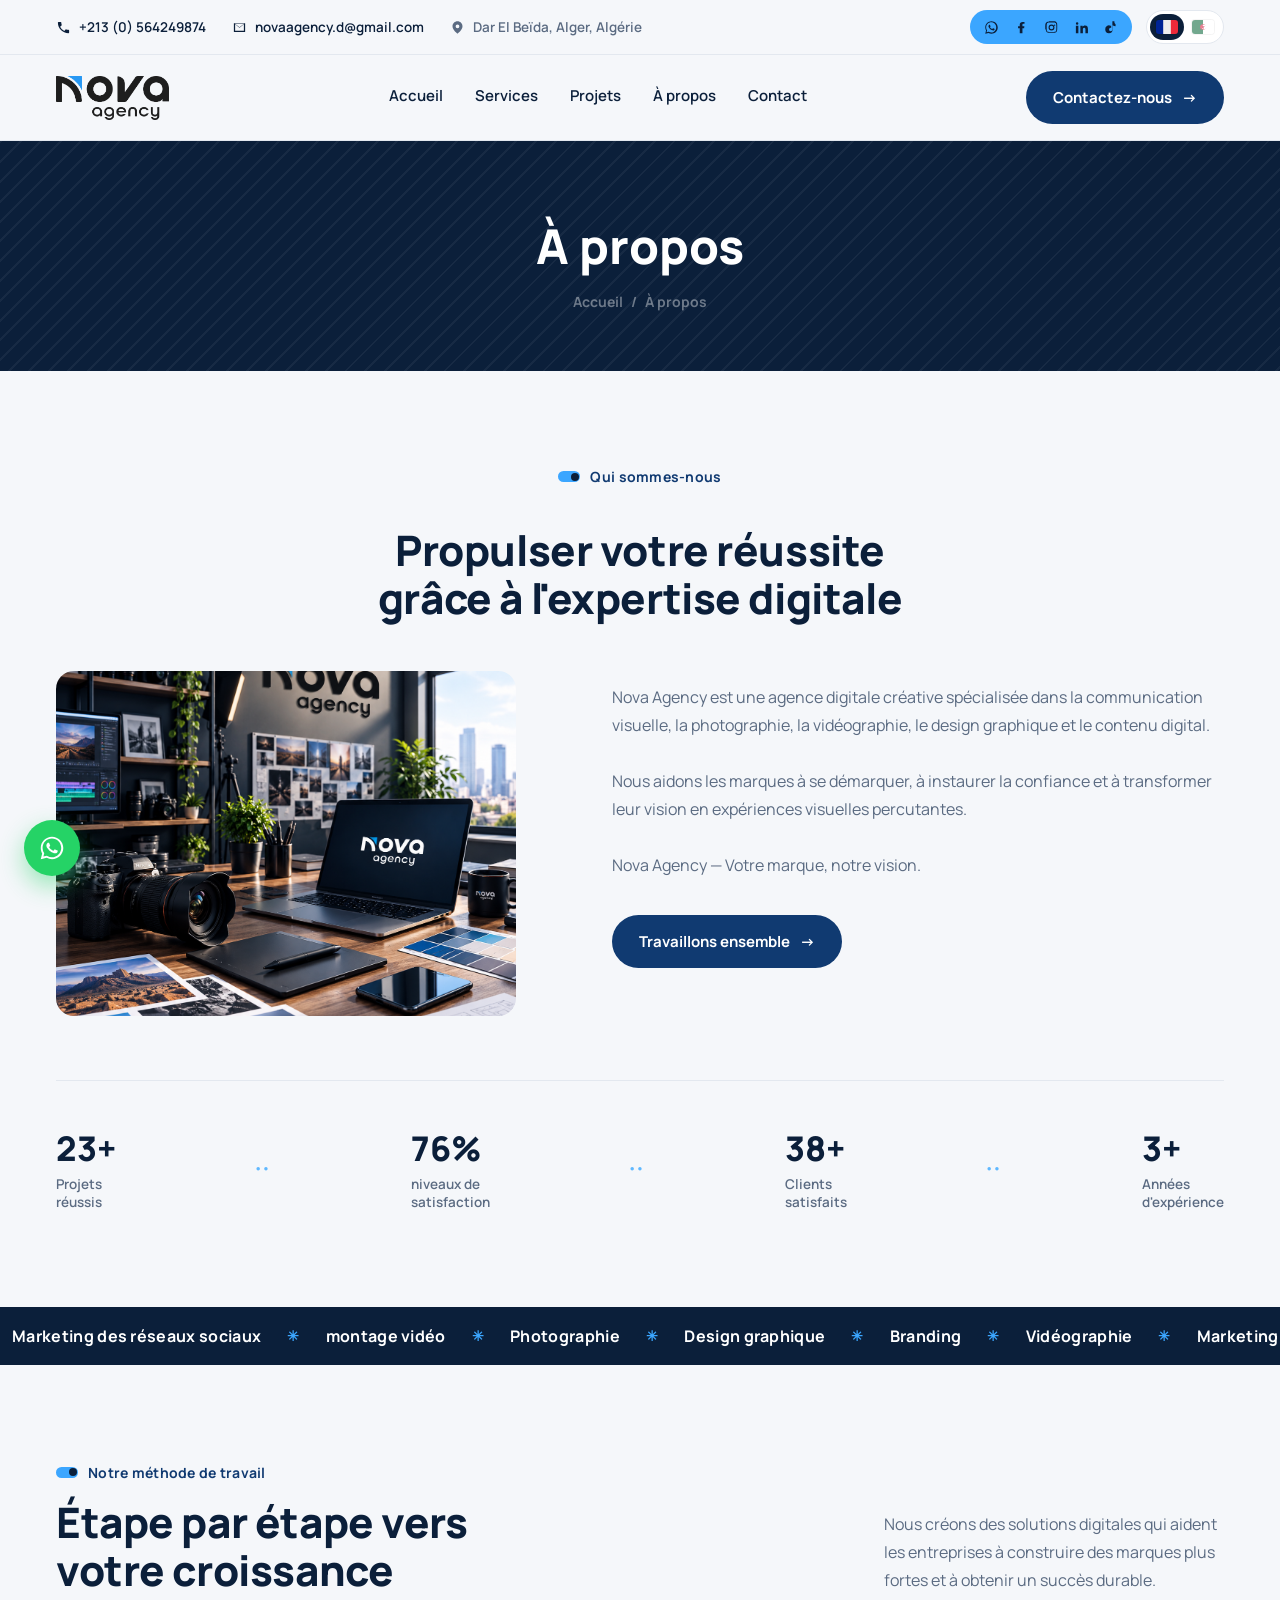
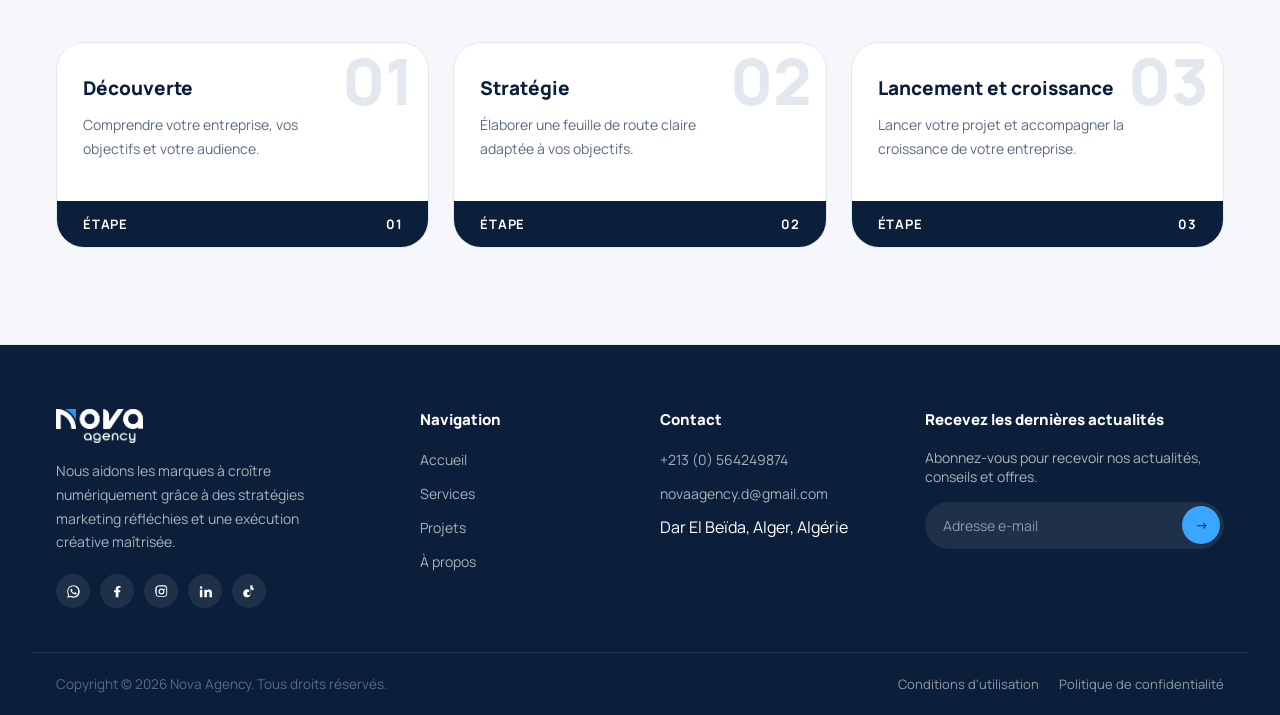
<file: about.html>
<!DOCTYPE html>
<html lang="fr">
<head>
<meta charset="utf-8"/>
<meta content="width=device-width, initial-scale=1.0" name="viewport"/>
<meta content="Découvrez Nova Agency, agence digitale créative en Algérie spécialisée en communication visuelle, photographie et branding." name="description"/>
<link rel="icon" href="favicon.ico" sizes="any"/>
<link rel="icon" href="favicon-32x32.png" type="image/png" sizes="32x32"/>
<link rel="icon" href="favicon-192x192.png" type="image/png" sizes="192x192"/>
<link rel="apple-touch-icon" href="apple-touch-icon.png" sizes="180x180"/>
<title>À propos — Nova Agency</title>
<link href="https://fonts.googleapis.com" rel="preconnect"/>
<link crossorigin="" href="https://fonts.gstatic.com" rel="preconnect"/>
<link href="https://res.cloudinary.com" rel="preconnect"/>
<link href="https://i.ytimg.com" rel="preconnect"/>
<link href="https://fonts.googleapis.com/css2?family=Manrope:wght@400;500;600;700;800&amp;family=Cairo:wght@400;500;600;700;800&amp;display=swap" rel="stylesheet"/>
<link href="style.css" rel="stylesheet"/>
</head>
<body>
<!-- ===== TOPBAR ===== -->
<div class="topbar">
<div class="container topbar__inner">
<div class="topbar__contacts">
<a class="topbar__item" href="tel:+213564249874">
<span class="ic ic-phone"></span>+213 (0) 564249874
      </a>
<a class="topbar__item" href="mailto:novaagency.d@gmail.com">
<span class="ic ic-mail"></span>novaagency.d@gmail.com
      </a>
<span class="topbar__item topbar__item--loc">
<span class="ic ic-pin"></span><span data-i18n="s2">Dar El Beïda, Alger, Algérie</span>
      </span>
</div>
<div class="topbar__right">
<div class="topbar__social">
<a aria-label="WhatsApp" href="https://wa.me/213564249874" rel="noopener noreferrer" target="_blank"><span class="ic ic-wa"></span></a>
<a aria-label="Facebook" href="https://www.facebook.com/profile.php?id=61591594078685&amp;mibextid=wwXIfr&amp;rdid=2Dn3cqx9FFob8bqX&amp;share_url=https%3A%2F%2Fwww.facebook.com%2Fshare%2F1CAmSXjoG5%2F%3Fmibextid%3DwwXIfr"><span class="ic ic-fb"></span></a>
<a aria-label="Instagram" href="https://www.instagram.com/nova_agency._?igsh=Y3BnazVxYWh6M21m"><span class="ic ic-ig"></span></a>
<a aria-label="LinkedIn" href="#"><span class="ic ic-in"></span></a>
<a aria-label="TikTok" href="https://www.tiktok.com/@novaagency41?is_from_webapp=1&amp;sender_device=pc" rel="noopener noreferrer" target="_blank"><span class="ic ic-tk"></span></a>
</div>
<div class="lang-switch" id="langSwitch">
<button type="button" class="lang-switch__btn is-active" data-lang="fr" aria-label="Français" title="Français"><img src="images/flag-fr.png" alt="" class="lang-switch__flag"/></button>
<button type="button" class="lang-switch__btn" data-lang="ar" aria-label="العربية" title="العربية"><img src="images/flag-dz.svg" alt="" class="lang-switch__flag"/></button>
</div>
</div>
</div>
</div>
<!-- ===== HEADER ===== -->
<header class="header">
<div class="container header__inner">
<a aria-label="Accueil Nova Agency" class="logo" data-i18n-aria="s74" href="index.html">
<img alt="Nova Agency" class="logo__img" src="logo.png"/>
</a>
<nav class="nav" id="nav">
<a class="nav__link" href="index.html"><span data-i18n="s3">Accueil</span></a>
<a class="nav__link" href="services.html"><span data-i18n="s4">Services</span></a>
<a class="nav__link" href="projects.html"><span data-i18n="s5">Projets</span></a>
<a class="nav__link is-active" href="about.html"><span data-i18n="s6">À propos</span></a>
<a class="nav__link" href="contact.html"><span data-i18n="s7">Contact</span></a>
</nav>
<a class="btn btn--dark header__cta" href="contact.html"><span data-i18n="s80">Contactez-nous</span><span class="btn__arrow">→</span></a>
<button aria-label="Basculer le menu" class="nav-toggle" data-i18n-aria="s75" id="navToggle">
<span></span><span></span><span></span>
</button>
</div>
</header>
<main>
<!-- ===== PAGE HEADER ===== -->
<section class="page-header">
<div class="container">
<h1 class="page-header__title"><span data-i18n="s6">À propos</span></h1>
<div class="page-header__crumbs">
<a href="index.html"><span data-i18n="s3">Accueil</span></a><span>/</span><span><span data-i18n="s6">À propos</span></span>
</div>
</div>
</section>
<!-- ===== ABOUT ===== -->
<section class="about" id="about">
<div class="container">
<div class="section-head section-head--center" data-reveal="">
<span class="eyebrow eyebrow--center"><span class="eyebrow__pill"></span><span data-i18n="s81">Qui sommes-nous</span></span>
<h2 class="h2"><span data-i18n="s20">Propulser votre réussite</span><br/><span data-i18n="s21">grâce à l'expertise digitale</span></h2>
</div>
<div class="about__grid">
<div class="about__media" data-reveal="">
<img alt="Réunion d'équipe autour d'un ordinateur portable" class="ph-img ph-5 about__img about__img--a" src="images/about 1.png"/>


</div>
<div class="about__content" data-reveal="">
<p class="body-text"><span data-i18n="s82">Nova Agency est une agence digitale créative spécialisée dans la communication visuelle, la photographie, la vidéographie, le design graphique et le contenu digital.</span></p>
<p class="body-text"><span data-i18n="s83">Nous aidons les marques à se démarquer, à instaurer la confiance et à transformer leur vision en expériences visuelles percutantes.</span></p>
<p class="body-text"><span data-i18n="s127">Nova Agency — Votre marque, notre vision.</span></p>



<a class="btn btn--dark" href="contact.html"><span data-i18n="s84">Travaillons ensemble</span> <span class="btn__arrow">→</span></a>
</div>
</div>
<div class="stats" data-reveal="">
<div class="stat"><span class="stat__num" data-count="30" data-suffix="+">0</span><span class="stat__label"><span data-i18n="s27">Projets<br/>réussis</span></span></div>
<span class="stat__dot">●●</span>
<div class="stat"><span class="stat__num" data-count="100" data-suffix="%">0</span><span class="stat__label"><span data-i18n="s28">niveaux de<br/>satisfaction</span></span></div>
<span class="stat__dot">●●</span>
<div class="stat"><span class="stat__num" data-count="50" data-suffix="+">0</span><span class="stat__label"><span data-i18n="s29">Clients<br/>satisfaits</span></span></div>
<span class="stat__dot">●●</span>
<div class="stat"><span class="stat__num" data-count="4" data-suffix="+">0</span><span class="stat__label"><span data-i18n="s30">Années<br/>d'expérience</span></span></div>
</div>
</div>
</section>
<!-- ===== MARQUEE ===== -->
<div class="marquee">
<div class="marquee__track">
<span><span data-i18n="s15">Marketing des réseaux sociaux</span></span><i>✳</i><span><span data-i18n="s19">montage vidéo</span></span><i>✳</i><span><span data-i18n="s117">Photographie</span></span><i>✳</i><span><span data-i18n="s118">Design graphique</span></span><i>✳</i><span><span data-i18n="s119">Branding</span></span><i>✳</i><span><span data-i18n="s120">Vidéographie</span></span><i>✳</i>
<span><span data-i18n="s15">Marketing des réseaux sociaux</span></span><i>✳</i><span><span data-i18n="s19">montage vidéo</span></span><i>✳</i><span><span data-i18n="s117">Photographie</span></span><i>✳</i><span><span data-i18n="s118">Design graphique</span></span><i>✳</i><span><span data-i18n="s119">Branding</span></span><i>✳</i><span><span data-i18n="s120">Vidéographie</span></span><i>✳</i>
</div>
</div>
<!-- ===== PROCESS ===== -->
<section class="process">
<div class="container">
<div class="section-head" data-reveal="">
<div>
<span class="eyebrow"><span class="eyebrow__pill"></span><span data-i18n="s46">Notre méthode de travail</span></span>
<h2 class="h2"><span data-i18n="s47">Étape par étape vers</span><br/><span data-i18n="s48">votre croissance</span></h2>
</div>
<p class="body-text section-head__note"><span data-i18n="s49">Nous créons des solutions digitales qui aident les entreprises à construire des marques plus fortes et à obtenir un succès durable.</span></p>
</div>
<div class="process__grid" data-reveal="">
<article class="process-card">
<div class="process-card__body">
<h3><span data-i18n="s50">Découverte</span></h3>
<p><span data-i18n="s51">Comprendre votre entreprise, vos objectifs et votre audience.</span></p>
<span class="process-card__num">01</span>
</div>
<div class="process-card__foot"><span><span data-i18n="s52">ÉTAPE</span></span><span>01</span></div>
</article>
<article class="process-card">
<div class="process-card__body">
<h3><span data-i18n="s53">Stratégie</span></h3>
<p><span data-i18n="s54">Élaborer une feuille de route claire adaptée à vos objectifs.</span></p>
<span class="process-card__num">02</span>
</div>
<div class="process-card__foot"><span><span data-i18n="s52">ÉTAPE</span></span><span>02</span></div>
</article>
<article class="process-card">
<div class="process-card__body">
<h3><span data-i18n="s55">Lancement et croissance</span></h3>
<p><span data-i18n="s56">Lancer votre projet et accompagner la croissance de votre entreprise.</span></p>
<span class="process-card__num">03</span>
</div>
<div class="process-card__foot"><span><span data-i18n="s52">ÉTAPE</span></span><span>03</span></div>
</article>
</div>
</div>
</section>
<!-- ===== AWARDS ===== -->
</main>
<footer class="footer">
<div class="container footer__grid">
<div class="footer__brand">
<a aria-label="Accueil Nova Agency" class="logo logo--footer" data-i18n-aria="s74" href="index.html">
<img alt="Nova Agency" class="logo__img logo__img--footer" src="lg.png"/>
</a>
<p><span data-i18n="s66">Nous aidons les marques à croître numériquement grâce à des stratégies marketing réfléchies et une exécution créative maîtrisée.</span></p>
<div class="footer__social">
<a aria-label="WhatsApp" href="https://wa.me/213564249874" rel="noopener noreferrer" target="_blank"><span class="ic ic-wa"></span></a>
<a aria-label="Facebook" href="https://www.facebook.com/profile.php?id=61591594078685&amp;mibextid=wwXIfr&amp;rdid=2Dn3cqx9FFob8bqX&amp;share_url=https%3A%2F%2Fwww.facebook.com%2Fshare%2F1CAmSXjoG5%2F%3Fmibextid%3DwwXIfr"><span class="ic ic-fb"></span></a>
<a aria-label="Instagram" href="https://www.instagram.com/nova_agency._?igsh=Y3BnazVxYWh6M21m"><span class="ic ic-ig"></span></a>
<a aria-label="LinkedIn" href="#"><span class="ic ic-in"></span></a>
<a aria-label="TikTok" href="https://www.tiktok.com/@novaagency41?is_from_webapp=1&amp;sender_device=pc" rel="noopener noreferrer" target="_blank"><span class="ic ic-tk"></span></a>
</div>
</div>
<div class="footer__col">
<h4><span data-i18n="s67">Navigation</span></h4>
<ul>
<li><a href="index.html"><span data-i18n="s3">Accueil</span></a></li>
<li><a href="services.html"><span data-i18n="s4">Services</span></a></li>
<li><a href="projects.html"><span data-i18n="s5">Projets</span></a></li>
<li><a href="about.html"><span data-i18n="s6">À propos</span></a></li>
</ul>
</div>
<div class="footer__col">
<h4><span data-i18n="s7">Contact</span></h4>
<ul>
<li><a href="tel:+213564249874">+213 (0) 564249874</a></li>
<li><a href="mailto:novaagency.d@gmail.com">novaagency.d@gmail.com</a></li>
<li><span data-i18n="s2">Dar El Beïda, Alger, Algérie</span></li>
</ul>
</div>
<div class="footer__col footer__newsletter">
<h4><span data-i18n="s68">Recevez les dernières actualités</span></h4>
<p><span data-i18n="s69">Abonnez-vous pour recevoir nos actualités, conseils et offres.</span></p>
<form onsubmit="return false;">
<input aria-label="Adresse e-mail" data-i18n-aria="s73" data-i18n-placeholder="s73" placeholder="Adresse e-mail" type="email"/>
<button aria-label="S'abonner" data-i18n-aria="s76" type="submit">→</button>
</form>
</div>
</div>
<div class="container footer__bottom">
<p><span data-i18n="s70">Copyright © 2026 Nova Agency. Tous droits réservés.</span></p>
<div class="footer__bottom-links">
<a href="#"><span data-i18n="s71">Conditions d'utilisation</span></a>
<a href="#"><span data-i18n="s72">Politique de confidentialité</span></a>
</div>
</div>
</footer>
<button aria-label="Retour en haut" class="to-top" data-i18n-aria="s77" id="toTop">↑</button>
<a aria-label="Discutez avec nous sur WhatsApp" class="whatsapp-fab whatsapp-fab--left" data-i18n-aria="s78" href="https://wa.me/213564249874" rel="noopener noreferrer" target="_blank">
<svg fill="none" viewbox="0 0 32 32" xmlns="http://www.w3.org/2000/svg">
<path d="M16.02 4C9.4 4 4 9.37 4 15.98c0 2.11.55 4.09 1.52 5.82L4 28l6.36-1.48a12 12 0 0 0 5.66 1.42h.01c6.62 0 12.01-5.37 12.01-11.98C28 9.37 22.63 4 16.02 4Zm0 21.86h-.01a9.9 9.9 0 0 1-5.05-1.38l-.36-.21-3.77.88.88-3.66-.24-.38a9.86 9.86 0 0 1-1.52-5.23c0-5.46 4.46-9.9 9.98-9.9 5.47 0 9.9 4.44 9.9 9.9 0 5.46-4.44 9.98-9.81 9.98Zm5.44-7.42c-.3-.15-1.77-.87-2.04-.97-.27-.1-.47-.15-.67.15-.2.3-.77.97-.94 1.17-.17.2-.35.22-.65.07-.3-.15-1.25-.46-2.38-1.47-.88-.78-1.47-1.75-1.65-2.05-.17-.3-.02-.46.13-.61.13-.13.3-.35.45-.52.15-.17.2-.3.3-.5.1-.2.05-.37-.02-.52-.08-.15-.67-1.62-.92-2.22-.24-.58-.49-.5-.67-.51h-.57c-.2 0-.52.07-.79.37-.27.3-1.04 1.02-1.04 2.48 0 1.46 1.07 2.87 1.22 3.07.15.2 2.1 3.2 5.08 4.49.71.31 1.26.49 1.69.63.71.23 1.36.2 1.87.12.57-.08 1.77-.72 2.02-1.42.25-.7.25-1.3.17-1.42-.07-.13-.27-.2-.57-.35Z" fill="#fff"></path>
</svg>
</a>
<script src="i18n-data.js"></script>
<script src="script.js"></script>
</body>
</html>
</file>
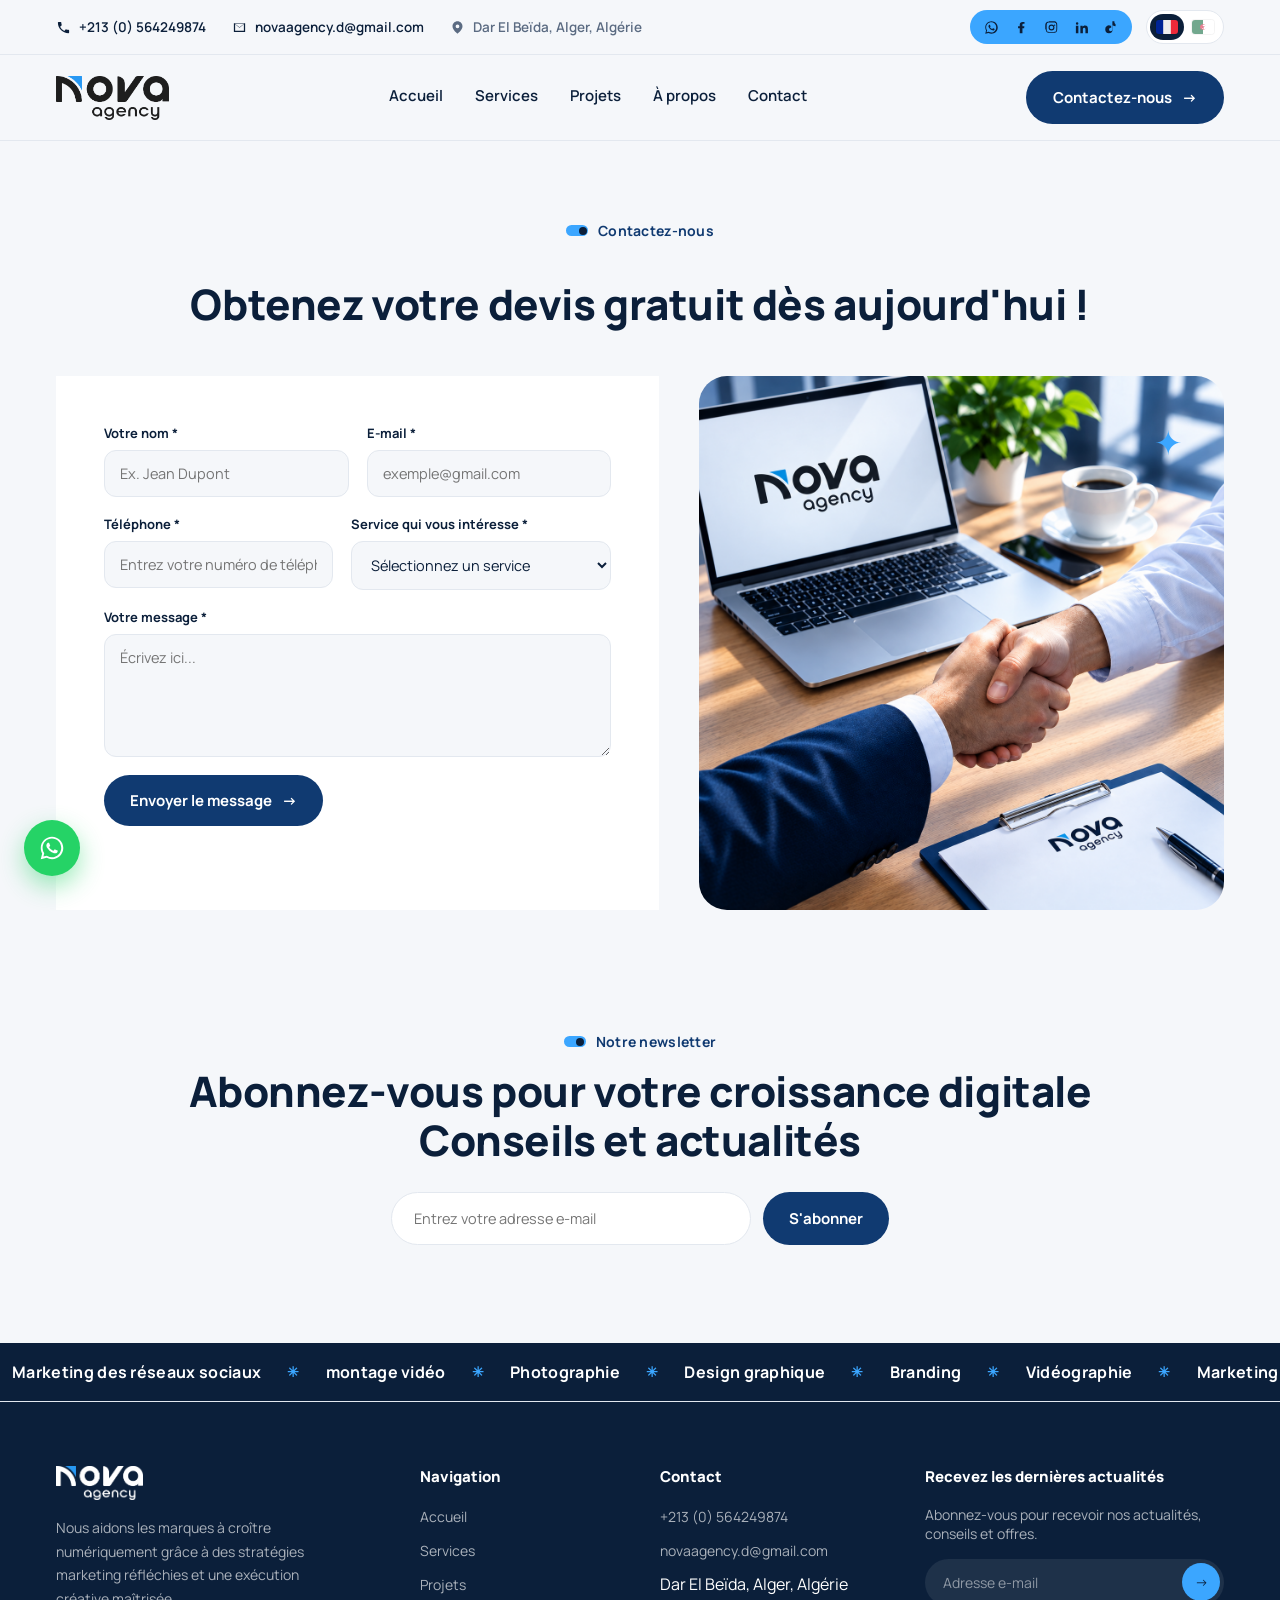
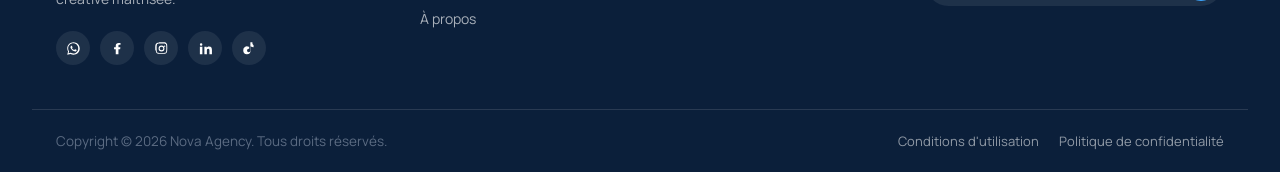
<file: contact.html>
<!DOCTYPE html>
<html lang="fr">
<head>
<meta charset="utf-8"/>
<meta content="width=device-width, initial-scale=1.0" name="viewport"/>
<meta content="Contactez Nova Agency pour un devis gratuit : marketing digital, design et création de contenu à Alger." name="description"/>
<link rel="icon" href="favicon.ico" sizes="any"/>
<link rel="icon" href="favicon-32x32.png" type="image/png" sizes="32x32"/>
<link rel="icon" href="favicon-192x192.png" type="image/png" sizes="192x192"/>
<link rel="apple-touch-icon" href="apple-touch-icon.png" sizes="180x180"/>
<title>Contact — Nova Agency</title>
<link href="https://fonts.googleapis.com" rel="preconnect"/>
<link crossorigin="" href="https://fonts.gstatic.com" rel="preconnect"/>
<link href="https://res.cloudinary.com" rel="preconnect"/>
<link href="https://i.ytimg.com" rel="preconnect"/>
<link href="https://fonts.googleapis.com/css2?family=Manrope:wght@400;500;600;700;800&amp;family=Cairo:wght@400;500;600;700;800&amp;display=swap" rel="stylesheet"/>
<link href="style.css" rel="stylesheet"/>
</head>
<body>
<!-- ===== TOPBAR ===== -->
<div class="topbar">
<div class="container topbar__inner">
<div class="topbar__contacts">
<a class="topbar__item" href="tel:+213564249874">
<span class="ic ic-phone"></span>+213 (0) 564249874
      </a>
<a class="topbar__item" href="mailto:novaagency.d@gmail.com">
<span class="ic ic-mail"></span>novaagency.d@gmail.com
      </a>
<span class="topbar__item topbar__item--loc">
<span class="ic ic-pin"></span><span data-i18n="s2">Dar El Beïda, Alger, Algérie</span>
      </span>
</div>
<div class="topbar__right">
<div class="topbar__social">
<a aria-label="WhatsApp" href="https://wa.me/213564249874" rel="noopener noreferrer" target="_blank"><span class="ic ic-wa"></span></a>
<a aria-label="Facebook" href="https://www.facebook.com/profile.php?id=61591594078685&amp;mibextid=wwXIfr&amp;rdid=2Dn3cqx9FFob8bqX&amp;share_url=https%3A%2F%2Fwww.facebook.com%2Fshare%2F1CAmSXjoG5%2F%3Fmibextid%3DwwXIfr"><span class="ic ic-fb"></span></a>
<a aria-label="Instagram" href="https://www.instagram.com/nova_agency._?igsh=Y3BnazVxYWh6M21m"><span class="ic ic-ig"></span></a>
<a aria-label="LinkedIn" href="#"><span class="ic ic-in"></span></a>
<a aria-label="TikTok" href="https://www.tiktok.com/@novaagency41?is_from_webapp=1&amp;sender_device=pc" rel="noopener noreferrer" target="_blank"><span class="ic ic-tk"></span></a>
</div>
<div class="lang-switch" id="langSwitch">
<button type="button" class="lang-switch__btn is-active" data-lang="fr" aria-label="Français" title="Français"><img src="images/flag-fr.png" alt="" class="lang-switch__flag"/></button>
<button type="button" class="lang-switch__btn" data-lang="ar" aria-label="العربية" title="العربية"><img src="images/flag-dz.svg" alt="" class="lang-switch__flag"/></button>
</div>
</div>
</div>
</div>
<!-- ===== HEADER ===== -->
<header class="header">
<div class="container header__inner">
<a aria-label="Accueil Nova Agency" class="logo" data-i18n-aria="s74" href="index.html">
<img alt="Nova Agency" class="logo__img" src="logo.png"/>
</a>
<nav class="nav" id="nav">
<a class="nav__link" href="index.html"><span data-i18n="s3">Accueil</span></a>
<a class="nav__link" href="services.html"><span data-i18n="s4">Services</span></a>
<a class="nav__link" href="projects.html"><span data-i18n="s5">Projets</span></a>
<a class="nav__link" href="about.html"><span data-i18n="s6">À propos</span></a>
<a class="nav__link is-active" href="contact.html"><span data-i18n="s7">Contact</span></a>
</nav>
<a class="btn btn--dark header__cta" href="contact.html"><span data-i18n="s86">Contactez-nous</span> <span class="btn__arrow">→</span></a>
<button aria-label="Basculer le menu" class="nav-toggle" data-i18n-aria="s75" id="navToggle">
<span></span><span></span><span></span>
</button>
</div>
</header>
<main>
<!-- ===== QUOTE / CONTACT HERO ===== -->
<section class="quote" id="contact">
<div class="container">
<div class="section-head section-head--center" data-reveal="">
<span class="eyebrow eyebrow--center"><span class="eyebrow__pill"></span><span data-i18n="s80">Contactez-nous</span></span>
<h2 class="h2"><span data-i18n="s87">Obtenez votre devis gratuit dès aujourd'hui !</span></h2>
</div>
<div class="quote__grid">
<form class="contact__form" data-reveal="" id="contactForm" novalidate="">
<div class="form-row">
<div class="field">
<label for="cf-name"><span data-i18n="s88">Votre nom *</span></label>
<input data-i18n-placeholder="s98" id="cf-name" name="name" placeholder="Ex. Jean Dupont" required="" type="text"/>
</div>
<div class="field">
<label for="cf-email"><span data-i18n="s89">E-mail *</span></label>
<input data-i18n-placeholder="s99" id="cf-email" name="email" placeholder="exemple@gmail.com" required="" type="email"/>
</div>
</div>
<div class="form-row">
<div class="field">
<label for="cf-phone"><span data-i18n="s90">Téléphone *</span></label>
<input data-i18n-placeholder="s100" id="cf-phone" name="phone" placeholder="Entrez votre numéro de téléphone" required="" type="tel"/>
</div>
<div class="field">
<label for="cf-service"><span data-i18n="s91">Service qui vous intéresse *</span></label>
<select id="cf-service" name="service" required="">
<option disabled="" selected="" value=""><span data-i18n="s92">Sélectionnez un service</span></option>
<option><span data-i18n="s15">Marketing des réseaux sociaux</span></option>
<option><span data-i18n="s117">photographie</span></option>
<option><span data-i18n="s118">Design graphique</span></option>
<option><span data-i18n="s121">Impression</span></option>
<option><span data-i18n="s120">Vidéographie</span></option>
<option><span data-i18n="s119">Branding</span></option>
</select>
</div>
</div>
<div class="field">
<label for="cf-message"><span data-i18n="s93">Votre message *</span></label>
<textarea data-i18n-placeholder="s101" id="cf-message" name="message" placeholder="Écrivez ici..." required="" rows="5"></textarea>
</div>
<button class="btn btn--dark contact__submit" type="submit"><span data-i18n="s94">Envoyer le message</span> <span class="btn__arrow">→</span></button>
<p aria-live="polite" class="contact__status" id="contactStatus" role="status"></p>
</form>
<div class="quote__media" data-reveal="">
<img alt="Équipe examinant un projet ensemble" src="images/1.PNG"/>
<span class="collage__sparkle" style="right:8%;top:8%;">✦</span>
<span class="collage__sparkle" style="right:16%;bottom:14%;font-size:22px;">✦</span>
</div>
</div>
</div>
</section>
<!-- ===== NEWSLETTER ===== -->
<section class="newsletter">
<div class="container">
<span class="eyebrow eyebrow--center"><span class="eyebrow__pill"></span><span data-i18n="s95">Notre newsletter</span></span>
<h2 class="h2"><span data-i18n="s96">Abonnez-vous pour votre croissance digitale</span><br/><span data-i18n="s97">Conseils et actualités</span></h2>
<form class="newsletter__form" id="newsletterForm" novalidate="">
<input aria-label="Adresse e-mail" data-i18n-aria="s73" data-i18n-placeholder="s102" id="nl-email" placeholder="Entrez votre adresse e-mail" required="" type="email"/>
<button class="btn btn--dark" type="submit"><span data-i18n="s76">S'abonner</span></button>
</form>
<p aria-live="polite" class="contact__status" id="newsletterStatus" role="status"></p>
</div>
</section>
<!-- ===== MARQUEE ===== -->
<div class="marquee">
<div class="marquee__track">
<span><span data-i18n="s15">Marketing des réseaux sociaux</span></span><i>✳</i><span><span data-i18n="s19">montage vidéo</span></span><i>✳</i><span><span data-i18n="s117">Photographie</span></span><i>✳</i><span><span data-i18n="s118">Design graphique</span></span><i>✳</i><span><span data-i18n="s119">Branding</span></span><i>✳</i><span><span data-i18n="s120">Vidéographie</span></span><i>✳</i>
<span><span data-i18n="s15">Marketing des réseaux sociaux</span></span><i>✳</i><span><span data-i18n="s19">montage vidéo</span></span><i>✳</i><span><span data-i18n="s117">Photographie</span></span><i>✳</i><span><span data-i18n="s118">Design graphique</span></span><i>✳</i><span><span data-i18n="s119">Branding</span></span><i>✳</i><span><span data-i18n="s120">Vidéographie</span></span><i>✳</i>
</div>
</div>
</main>
<footer class="footer">
<div class="container footer__grid">
<div class="footer__brand">
<a aria-label="Accueil Nova Agency" class="logo logo--footer" data-i18n-aria="s74" href="index.html">
<img alt="Nova Agency" class="logo__img logo__img--footer" src="lg.png"/>
</a>
<p><span data-i18n="s66">Nous aidons les marques à croître numériquement grâce à des stratégies marketing réfléchies et une exécution créative maîtrisée.</span></p>
<div class="footer__social">
<a aria-label="WhatsApp" href="https://wa.me/213564249874" rel="noopener noreferrer" target="_blank"><span class="ic ic-wa"></span></a>
<a aria-label="Facebook" href="https://www.facebook.com/profile.php?id=61591594078685&amp;mibextid=wwXIfr&amp;rdid=2Dn3cqx9FFob8bqX&amp;share_url=https%3A%2F%2Fwww.facebook.com%2Fshare%2F1CAmSXjoG5%2F%3Fmibextid%3DwwXIfr"><span class="ic ic-fb"></span></a>
<a aria-label="Instagram" href="https://www.instagram.com/nova_agency._?igsh=Y3BnazVxYWh6M21m"><span class="ic ic-ig"></span></a>
<a aria-label="LinkedIn" href="#"><span class="ic ic-in"></span></a>
<a aria-label="TikTok" href="https://www.tiktok.com/@novaagency41?is_from_webapp=1&amp;sender_device=pc" rel="noopener noreferrer" target="_blank"><span class="ic ic-tk"></span></a>
</div>
</div>
<div class="footer__col">
<h4><span data-i18n="s67">Navigation</span></h4>
<ul>
<li><a href="index.html"><span data-i18n="s3">Accueil</span></a></li>
<li><a href="services.html"><span data-i18n="s4">Services</span></a></li>
<li><a href="projects.html"><span data-i18n="s5">Projets</span></a></li>
<li><a href="about.html"><span data-i18n="s6">À propos</span></a></li>
</ul>
</div>
<div class="footer__col">
<h4><span data-i18n="s7">Contact</span></h4>
<ul>
<li><a href="tel:+213564249874">+213 (0) 564249874</a></li>
<li><a href="mailto:novaagency.d@gmail.com">novaagency.d@gmail.com</a></li>
<li><span data-i18n="s2">Dar El Beïda, Alger, Algérie</span></li>
</ul>
</div>
<div class="footer__col footer__newsletter">
<h4><span data-i18n="s68">Recevez les dernières actualités</span></h4>
<p><span data-i18n="s69">Abonnez-vous pour recevoir nos actualités, conseils et offres.</span></p>
<form onsubmit="return false;">
<input aria-label="Adresse e-mail" data-i18n-aria="s73" data-i18n-placeholder="s73" placeholder="Adresse e-mail" type="email"/>
<button aria-label="S'abonner" data-i18n-aria="s76" type="submit">→</button>
</form>
</div>
</div>
<div class="container footer__bottom">
<p><span data-i18n="s70">Copyright © 2026 Nova Agency. Tous droits réservés.</span></p>
<div class="footer__bottom-links">
<a href="#"><span data-i18n="s71">Conditions d'utilisation</span></a>
<a href="#"><span data-i18n="s72">Politique de confidentialité</span></a>
</div>
</div>
</footer>
<button aria-label="Retour en haut" class="to-top" data-i18n-aria="s77" id="toTop">↑</button>
<a aria-label="Discutez avec nous sur WhatsApp" class="whatsapp-fab whatsapp-fab--left" data-i18n-aria="s78" href="https://wa.me/213564249874" rel="noopener noreferrer" target="_blank">
<svg fill="none" viewbox="0 0 32 32" xmlns="http://www.w3.org/2000/svg">
<path d="M16.02 4C9.4 4 4 9.37 4 15.98c0 2.11.55 4.09 1.52 5.82L4 28l6.36-1.48a12 12 0 0 0 5.66 1.42h.01c6.62 0 12.01-5.37 12.01-11.98C28 9.37 22.63 4 16.02 4Zm0 21.86h-.01a9.9 9.9 0 0 1-5.05-1.38l-.36-.21-3.77.88.88-3.66-.24-.38a9.86 9.86 0 0 1-1.52-5.23c0-5.46 4.46-9.9 9.98-9.9 5.47 0 9.9 4.44 9.9 9.9 0 5.46-4.44 9.98-9.81 9.98Zm5.44-7.42c-.3-.15-1.77-.87-2.04-.97-.27-.1-.47-.15-.67.15-.2.3-.77.97-.94 1.17-.17.2-.35.22-.65.07-.3-.15-1.25-.46-2.38-1.47-.88-.78-1.47-1.75-1.65-2.05-.17-.3-.02-.46.13-.61.13-.13.3-.35.45-.52.15-.17.2-.3.3-.5.1-.2.05-.37-.02-.52-.08-.15-.67-1.62-.92-2.22-.24-.58-.49-.5-.67-.51h-.57c-.2 0-.52.07-.79.37-.27.3-1.04 1.02-1.04 2.48 0 1.46 1.07 2.87 1.22 3.07.15.2 2.1 3.2 5.08 4.49.71.31 1.26.49 1.69.63.71.23 1.36.2 1.87.12.57-.08 1.77-.72 2.02-1.42.25-.7.25-1.3.17-1.42-.07-.13-.27-.2-.57-.35Z" fill="#fff"></path>
</svg>
</a>
<script src="i18n-data.js"></script>
<script src="script.js"></script>
</body>
</html>
</file>
<file: style.css>
/* =========================================================
   TOKENS
========================================================= */
:root{
  --green-deep: #0B1F3A;   /* Deep Navy */
  --green: #103A71;        /* Royal Blue */
  --green-soft: #1D4E8F;   /* mid-tone blend for hover states */
  --lime: #3BA6FF;         /* Accent Blue */
  --lime-soft: #5FB8FF;    /* lighter accent for gradients */
  --cream: #F5F7FA;        /* Light Gray */
  --white: #FFFFFF;
  --ink: #0B1F3A;          /* Deep Navy for headings */
  --gray: #5B6B82;         /* neutral blue-gray for body text */
  --gray-light: #93A1B4;
  --border: #E3E8EF;
  --radius-lg: 28px;
  --radius-md: 18px;
  --radius-sm: 12px;
  --container: 1216px;
  --ff: 'Manrope', -apple-system, BlinkMacSystemFont, 'Segoe UI', sans-serif;
}

*,*::before,*::after{box-sizing:border-box;}
html{scroll-behavior:smooth;}
body{
  margin:0;
  font-family:var(--ff);
  color:var(--ink);
  background:var(--cream);
  -webkit-font-smoothing:antialiased;
}
img,svg{display:block;max-width:100%;}
a{color:inherit;text-decoration:none;}
ul{list-style:none;margin:0;padding:0;}
h1,h2,h3,h4,p{margin:0;}
button{font-family:inherit;cursor:pointer;}

.container{
  width:100%;
  max-width:var(--container);
  margin-inline:auto;
  padding-inline:24px;
}

:focus-visible{outline:2px solid var(--lime);outline-offset:3px;}

@media (prefers-reduced-motion: reduce){
  *{animation-duration:.01ms !important;animation-iteration-count:1 !important;transition-duration:.01ms !important;scroll-behavior:auto !important;}
}

/* =========================================================
   SHARED UI
========================================================= */
.eyebrow{
  display:inline-flex;align-items:center;gap:10px;
  font-size:14px;font-weight:700;letter-spacing:.02em;
  color:var(--green);
  margin-bottom:16px;
}
.eyebrow--on-dark{color:var(--lime);}
.eyebrow--center{justify-content:center;}
.eyebrow__pill{
  width:22px;height:11px;border-radius:20px;
  background:var(--lime);
  position:relative;flex:none;
}
.eyebrow__pill::after{
  content:"";position:absolute;top:1.5px;right:1.5px;
  width:8px;height:8px;border-radius:50%;background:var(--green-deep);
}

.h1{
  font-size:clamp(34px,4.4vw,54px);
  line-height:1.1;
  font-weight:800;
  letter-spacing:-.01em;
  max-width:600px;
  margin-bottom:20px;
}
.h2{
  font-size:clamp(28px,3.4vw,42px);
  line-height:1.15;
  font-weight:800;
  letter-spacing:-.01em;
}
.h2--on-dark{color:var(--white);}

.body-text{color:var(--gray);font-size:16px;line-height:1.75;}
.lead{color:var(--gray);font-size:17px;line-height:1.7;max-width:480px;margin-bottom:32px;}

.section-head{
  display:flex;justify-content:space-between;align-items:flex-end;gap:24px;
  margin-bottom:48px;flex-wrap:wrap;
}
.section-head--center{
  flex-direction:column;align-items:center;text-align:center;
}
.section-head__note{max-width:340px;}

.btn{
  display:inline-flex;align-items:center;gap:10px;
  padding:15px 26px;border-radius:999px;
  font-weight:700;font-size:15px;
  border:1px solid transparent;
  transition:transform .25s ease, background .25s ease, color .25s ease, border-color .25s ease;
  white-space:nowrap;
}
.btn--dark{background:var(--green);color:var(--white);}
.btn--dark:hover{background:var(--green-deep);transform:translateY(-2px);}
.btn--outline-light{border-color:rgba(255,255,255,.35);color:var(--white);background:transparent;}
.btn--outline-light:hover{background:var(--white);color:var(--green-deep);transform:translateY(-2px);}
.btn--text{color:var(--ink);font-weight:700;padding:15px 4px;border-bottom:2px solid transparent;}
.btn--text:hover{border-color:var(--ink);}
.btn__arrow{display:inline-block;transition:transform .25s ease;}
.btn:hover .btn__arrow{transform:translate(3px,-3px);}

.link-arrow{display:inline-flex;align-items:center;gap:8px;font-weight:700;font-size:14px;}
.link-arrow .btn__arrow{transition:transform .25s ease;}
.link-arrow:hover .btn__arrow{transform:translate(3px,-3px);}

/* illustration images standing in for photography */
.ph-img{
  position:relative;
  display:block;
  width:100%;
  height:100%;
  object-fit:cover;
  background:var(--cream);
  overflow:hidden;
  border-radius:var(--radius-md);
}

/* work-card__img is a div wrapper (holds tag/arrow overlays) containing an <img> */
.work-card__img{background:var(--cream);}
.work-card__img img{
  position:absolute;inset:0;
  width:100%;height:100%;object-fit:cover;
  border-radius:var(--radius-md);
}

/* =========================================================
   TOPBAR
========================================================= */
.topbar{background:var(--cream);border-bottom:1px solid var(--border);font-size:13.5px;}
.topbar__inner{display:flex;justify-content:space-between;align-items:center;padding-block:10px;flex-wrap:wrap;gap:10px;}
.topbar__contacts{display:flex;gap:26px;align-items:center;flex-wrap:wrap;color:var(--ink);}
.topbar__item{display:inline-flex;align-items:center;gap:8px;color:var(--ink);font-weight:600;}
.topbar__item--loc{color:var(--gray);font-weight:600;}
.topbar__social{display:flex;gap:8px;background:var(--lime);border-radius:999px;padding:6px 10px;}
.topbar__right{display:flex;align-items:center;gap:14px;flex-wrap:wrap;}
.lang-switch{display:flex;gap:2px;background:var(--white);border:1px solid var(--border);border-radius:999px;padding:3px;flex:none;}
.lang-switch__btn{border:none;background:transparent;font-family:var(--ff);font-weight:700;line-height:1;padding:6px;border-radius:999px;cursor:pointer;display:inline-flex;align-items:center;justify-content:center;transition:background .2s,box-shadow .2s;}
.lang-switch__flag{width:22px;height:14px;display:block;border-radius:3px;object-fit:cover;box-shadow:0 0 0 1px rgba(0,0,0,.08);}
.lang-switch__btn:not(.is-active){opacity:.55;}
.lang-switch__btn:not(.is-active):hover{opacity:1;}
.lang-switch__btn.is-active{background:var(--ink);color:var(--white);}
[dir="rtl"]{--ff:'Cairo','Manrope',-apple-system,BlinkMacSystemFont,'Segoe UI',sans-serif;}
[dir="rtl"] body{font-family:var(--ff);}
[dir="rtl"] .topbar__inner,
[dir="rtl"] .header__inner,
[dir="rtl"] .footer__grid,
[dir="rtl"] .topbar__contacts,
[dir="rtl"] .topbar__social,
[dir="rtl"] .topbar__right,
[dir="rtl"] .footer__social,
[dir="rtl"] .lang-switch,
[dir="rtl"] .nav{direction:rtl;}
[dir="rtl"] .btn__arrow{display:inline-block;transform:scaleX(-1);}
[dir="rtl"] .work-card__arrow{transform:scaleX(-1);}
[dir="rtl"] .process-card__num{right:auto;left:14px;}
.topbar__social a{
  width:22px;height:22px;display:flex;align-items:center;justify-content:center;
  color:var(--green-deep);
}
.ic{width:15px;height:15px;flex:none;display:inline-block;background:currentColor;
  -webkit-mask-repeat:no-repeat;mask-repeat:no-repeat;-webkit-mask-position:center;mask-position:center;-webkit-mask-size:contain;mask-size:contain;}
.ic-phone{-webkit-mask-image:url("data:image/svg+xml,%3Csvg xmlns='http://www.w3.org/2000/svg' viewBox='0 0 24 24'%3E%3Cpath d='M6.6 10.8c1.4 2.8 3.8 5.2 6.6 6.6l2.2-2.2c.3-.3.7-.4 1-.2 1.1.4 2.3.6 3.6.6.6 0 1 .4 1 1V20c0 .6-.4 1-1 1C10.6 21 3 13.4 3 4c0-.6.4-1 1-1h3.5c.6 0 1 .4 1 1 0 1.3.2 2.5.6 3.6.1.3 0 .7-.2 1L6.6 10.8z'/%3E%3C/svg%3E");mask-image:url("data:image/svg+xml,%3Csvg xmlns='http://www.w3.org/2000/svg' viewBox='0 0 24 24'%3E%3Cpath d='M6.6 10.8c1.4 2.8 3.8 5.2 6.6 6.6l2.2-2.2c.3-.3.7-.4 1-.2 1.1.4 2.3.6 3.6.6.6 0 1 .4 1 1V20c0 .6-.4 1-1 1C10.6 21 3 13.4 3 4c0-.6.4-1 1-1h3.5c.6 0 1 .4 1 1 0 1.3.2 2.5.6 3.6.1.3 0 .7-.2 1L6.6 10.8z'/%3E%3C/svg%3E");}
.ic-mail{-webkit-mask-image:url("data:image/svg+xml,%3Csvg xmlns='http://www.w3.org/2000/svg' viewBox='0 0 24 24'%3E%3Cpath d='M3 5h18v14H3V5zm2 1.8V17h14V6.8l-7 5.4-7-5.4zM19.4 6H4.6L12 11.6 19.4 6z'/%3E%3C/svg%3E");mask-image:url("data:image/svg+xml,%3Csvg xmlns='http://www.w3.org/2000/svg' viewBox='0 0 24 24'%3E%3Cpath d='M3 5h18v14H3V5zm2 1.8V17h14V6.8l-7 5.4-7-5.4zM19.4 6H4.6L12 11.6 19.4 6z'/%3E%3C/svg%3E");}
.ic-pin{-webkit-mask-image:url("data:image/svg+xml,%3Csvg xmlns='http://www.w3.org/2000/svg' viewBox='0 0 24 24'%3E%3Cpath d='M12 2C7.6 2 4 5.6 4 10c0 6 8 12 8 12s8-6 8-12c0-4.4-3.6-8-8-8zm0 11a3 3 0 110-6 3 3 0 010 6z'/%3E%3C/svg%3E");mask-image:url("data:image/svg+xml,%3Csvg xmlns='http://www.w3.org/2000/svg' viewBox='0 0 24 24'%3E%3Cpath d='M12 2C7.6 2 4 5.6 4 10c0 6 8 12 8 12s8-6 8-12c0-4.4-3.6-8-8-8zm0 11a3 3 0 110-6 3 3 0 010 6z'/%3E%3C/svg%3E");}
.ic-fb{-webkit-mask-image:url("data:image/svg+xml,%3Csvg xmlns='http://www.w3.org/2000/svg' viewBox='0 0 24 24'%3E%3Cpath d='M13.5 21v-8h2.7l.4-3.2h-3.1V7.7c0-.9.3-1.6 1.6-1.6h1.7V3.2C15.9 3.1 14.8 3 13.6 3c-2.6 0-4.4 1.6-4.4 4.5v2.3H6.5V13H9.2v8h4.3z'/%3E%3C/svg%3E");mask-image:url("data:image/svg+xml,%3Csvg xmlns='http://www.w3.org/2000/svg' viewBox='0 0 24 24'%3E%3Cpath d='M13.5 21v-8h2.7l.4-3.2h-3.1V7.7c0-.9.3-1.6 1.6-1.6h1.7V3.2C15.9 3.1 14.8 3 13.6 3c-2.6 0-4.4 1.6-4.4 4.5v2.3H6.5V13H9.2v8h4.3z'/%3E%3C/svg%3E");}
.ic-tw{-webkit-mask-image:url("data:image/svg+xml,%3Csvg xmlns='http://www.w3.org/2000/svg' viewBox='0 0 24 24'%3E%3Cpath d='M22 5.9c-.7.3-1.5.6-2.3.7.8-.5 1.4-1.3 1.7-2.3-.8.5-1.7.8-2.6 1a4.1 4.1 0 00-7 3.7A11.6 11.6 0 013 4.8a4.1 4.1 0 001.3 5.5c-.6 0-1.2-.2-1.7-.5v.1c0 2 1.4 3.6 3.3 4a4.2 4.2 0 01-1.9.1c.5 1.6 2 2.8 3.8 2.9A8.3 8.3 0 012 18.6a11.6 11.6 0 006.3 1.9c7.5 0 11.7-6.3 11.7-11.7v-.5c.8-.6 1.5-1.3 2-2.1z'/%3E%3C/svg%3E");mask-image:url("data:image/svg+xml,%3Csvg xmlns='http://www.w3.org/2000/svg' viewBox='0 0 24 24'%3E%3Cpath d='M22 5.9c-.7.3-1.5.6-2.3.7.8-.5 1.4-1.3 1.7-2.3-.8.5-1.7.8-2.6 1a4.1 4.1 0 00-7 3.7A11.6 11.6 0 013 4.8a4.1 4.1 0 001.3 5.5c-.6 0-1.2-.2-1.7-.5v.1c0 2 1.4 3.6 3.3 4a4.2 4.2 0 01-1.9.1c.5 1.6 2 2.8 3.8 2.9A8.3 8.3 0 012 18.6a11.6 11.6 0 006.3 1.9c7.5 0 11.7-6.3 11.7-11.7v-.5c.8-.6 1.5-1.3 2-2.1z'/%3E%3C/svg%3E");}
.ic-ig{-webkit-mask-image:url("data:image/svg+xml,%3Csvg xmlns='http://www.w3.org/2000/svg' viewBox='0 0 24 24'%3E%3Cpath d='M12 2c2.7 0 3 0 4.1.1 1.1 0 1.8.2 2.3.4.6.2 1 .5 1.4.9.4.4.7.8.9 1.4.2.5.4 1.2.4 2.3.1 1.1.1 1.4.1 4.1s0 3-.1 4.1c0 1.1-.2 1.8-.4 2.3-.2.6-.5 1-.9 1.4-.4.4-.8.7-1.4.9-.5.2-1.2.4-2.3.4-1.1.1-1.4.1-4.1.1s-3 0-4.1-.1c-1.1 0-1.8-.2-2.3-.4a3.9 3.9 0 01-1.4-.9 3.9 3.9 0 01-.9-1.4c-.2-.5-.4-1.2-.4-2.3C2 15 2 14.7 2 12s0-3 .1-4.1c0-1.1.2-1.8.4-2.3.2-.6.5-1 .9-1.4.4-.4.8-.7 1.4-.9.5-.2 1.2-.4 2.3-.4C8 2 8.3 2 11 2zm0 1.8c-2.6 0-2.9 0-4 .1-.9 0-1.4.2-1.7.3-.4.2-.7.3-1 .6-.3.3-.5.6-.6 1-.1.3-.3.8-.3 1.7-.1 1-.1 1.4-.1 4s0 2.9.1 4c0 .9.2 1.4.3 1.7.2.4.3.7.6 1 .3.3.6.5 1 .6.3.1.8.3 1.7.3 1 .1 1.4.1 4 .1s2.9 0 4-.1c.9 0 1.4-.2 1.7-.3.4-.2.7-.3 1-.6.3-.3.5-.6.6-1 .1-.3.3-.8.3-1.7.1-1 .1-1.4.1-4s0-2.9-.1-4c0-.9-.2-1.4-.3-1.7a2.1 2.1 0 00-.6-1 2.1 2.1 0 00-1-.6c-.3-.1-.8-.3-1.7-.3-1-.1-1.4-.1-4-.1zm0 3.5a4.7 4.7 0 110 9.4 4.7 4.7 0 010-9.4zm0 1.8a2.9 2.9 0 100 5.8 2.9 2.9 0 000-5.8zm5-2a1.1 1.1 0 110 2.2 1.1 1.1 0 010-2.2z'/%3E%3C/svg%3E");mask-image:url("data:image/svg+xml,%3Csvg xmlns='http://www.w3.org/2000/svg' viewBox='0 0 24 24'%3E%3Cpath d='M12 2c2.7 0 3 0 4.1.1 1.1 0 1.8.2 2.3.4.6.2 1 .5 1.4.9.4.4.7.8.9 1.4.2.5.4 1.2.4 2.3.1 1.1.1 1.4.1 4.1s0 3-.1 4.1c0 1.1-.2 1.8-.4 2.3-.2.6-.5 1-.9 1.4-.4.4-.8.7-1.4.9-.5.2-1.2.4-2.3.4-1.1.1-1.4.1-4.1.1s-3 0-4.1-.1c-1.1 0-1.8-.2-2.3-.4a3.9 3.9 0 01-1.4-.9 3.9 3.9 0 01-.9-1.4c-.2-.5-.4-1.2-.4-2.3C2 15 2 14.7 2 12s0-3 .1-4.1c0-1.1.2-1.8.4-2.3.2-.6.5-1 .9-1.4.4-.4.8-.7 1.4-.9.5-.2 1.2-.4 2.3-.4C8 2 8.3 2 11 2zm0 1.8c-2.6 0-2.9 0-4 .1-.9 0-1.4.2-1.7.3-.4.2-.7.3-1 .6-.3.3-.5.6-.6 1-.1.3-.3.8-.3 1.7-.1 1-.1 1.4-.1 4s0 2.9.1 4c0 .9.2 1.4.3 1.7.2.4.3.7.6 1 .3.3.6.5 1 .6.3.1.8.3 1.7.3 1 .1 1.4.1 4 .1s2.9 0 4-.1c.9 0 1.4-.2 1.7-.3.4-.2.7-.3 1-.6.3-.3.5-.6.6-1 .1-.3.3-.8.3-1.7.1-1 .1-1.4.1-4s0-2.9-.1-4c0-.9-.2-1.4-.3-1.7a2.1 2.1 0 00-.6-1 2.1 2.1 0 00-1-.6c-.3-.1-.8-.3-1.7-.3-1-.1-1.4-.1-4-.1zm0 3.5a4.7 4.7 0 110 9.4 4.7 4.7 0 010-9.4zm0 1.8a2.9 2.9 0 100 5.8 2.9 2.9 0 000-5.8zm5-2a1.1 1.1 0 110 2.2 1.1 1.1 0 010-2.2z'/%3E%3C/svg%3E");}
.ic-in{-webkit-mask-image:url("data:image/svg+xml,%3Csvg xmlns='http://www.w3.org/2000/svg' viewBox='0 0 24 24'%3E%3Cpath d='M4.98 3.5a2 2 0 110 4 2 2 0 010-4zM3 9h4v12H3V9zm7 0h3.8v1.7h.1c.5-.9 1.8-1.9 3.7-1.9 4 0 4.7 2.5 4.7 5.8V21h-4v-5.7c0-1.4 0-3.1-1.9-3.1s-2.2 1.5-2.2 3v5.8h-4V9z'/%3E%3C/svg%3E");mask-image:url("data:image/svg+xml,%3Csvg xmlns='http://www.w3.org/2000/svg' viewBox='0 0 24 24'%3E%3Cpath d='M4.98 3.5a2 2 0 110 4 2 2 0 010-4zM3 9h4v12H3V9zm7 0h3.8v1.7h.1c.5-.9 1.8-1.9 3.7-1.9 4 0 4.7 2.5 4.7 5.8V21h-4v-5.7c0-1.4 0-3.1-1.9-3.1s-2.2 1.5-2.2 3v5.8h-4V9z'/%3E%3C/svg%3E");}
.ic-yt{-webkit-mask-image:url("data:image/svg+xml,%3Csvg xmlns='http://www.w3.org/2000/svg' viewBox='0 0 24 24'%3E%3Cpath d='M22 8.4s-.2-1.6-.8-2.3c-.8-.9-1.7-.9-2.1-1C16.3 5 12 5 12 5s-4.3 0-7.1.1c-.4 0-1.3.1-2.1 1C2.2 6.8 2 8.4 2 8.4S1.8 10.3 1.8 12.2v1.7C1.8 15.8 2 17.7 2 17.7s.2 1.6.8 2.3c.8.9 1.9.9 2.4 1 1.7.2 7 .2 7 .2s4.3 0 7.1-.2c.4 0 1.3-.1 2.1-1 .6-.7.8-2.3.8-2.3s.2-1.9.2-3.8v-1.7c0-1.9-.2-3.8-.2-3.8zM9.8 15.4V8.9l5.7 3.3-5.7 3.2z'/%3E%3C/svg%3E");mask-image:url("data:image/svg+xml,%3Csvg xmlns='http://www.w3.org/2000/svg' viewBox='0 0 24 24'%3E%3Cpath d='M22 8.4s-.2-1.6-.8-2.3c-.8-.9-1.7-.9-2.1-1C16.3 5 12 5 12 5s-4.3 0-7.1.1c-.4 0-1.3.1-2.1 1C2.2 6.8 2 8.4 2 8.4S1.8 10.3 1.8 12.2v1.7C1.8 15.8 2 17.7 2 17.7s.2 1.6.8 2.3c.8.9 1.9.9 2.4 1 1.7.2 7 .2 7 .2s4.3 0 7.1-.2c.4 0 1.3-.1 2.1-1 .6-.7.8-2.3.8-2.3s.2-1.9.2-3.8v-1.7c0-1.9-.2-3.8-.2-3.8zM9.8 15.4V8.9l5.7 3.3-5.7 3.2z'/%3E%3C/svg%3E");}
.ic-wa{-webkit-mask-image:url("data:image/svg+xml,%3Csvg xmlns='http://www.w3.org/2000/svg' viewBox='0 0 24 24'%3E%3Cpath d='M12.02 2C6.5 2 2 6.48 2 12c0 1.77.47 3.45 1.29 4.9L2 22l5.25-1.37A9.94 9.94 0 0012.02 22C17.53 22 22 17.52 22 12S17.53 2 12.02 2zm0 18.06c-1.6 0-3.13-.43-4.46-1.24l-.32-.19-3.13.82.84-3.05-.21-.32a8.02 8.02 0 01-1.24-4.28c0-4.44 3.62-8.06 8.06-8.06s7.98 3.6 7.98 8.06-3.62 8.06-7.98 8.06zm4.4-6.03c-.24-.12-1.43-.7-1.65-.78-.22-.08-.38-.12-.54.12-.16.24-.62.78-.76.94-.14.16-.28.18-.52.06-.24-.12-1.02-.37-1.94-1.19-.72-.64-1.2-1.42-1.34-1.66-.14-.24-.02-.37.1-.49.11-.11.24-.28.36-.42.12-.14.16-.24.24-.4.08-.16.04-.3-.02-.42-.06-.12-.54-1.3-.74-1.78-.2-.47-.4-.4-.54-.41h-.46c-.16 0-.42.06-.64.3-.22.24-.84.82-.84 2s.86 2.32.98 2.48c.12.16 1.7 2.6 4.12 3.64.58.25 1.03.4 1.38.51.58.18 1.1.16 1.52.1.46-.07 1.43-.58 1.63-1.15.2-.56.2-1.05.14-1.15-.06-.1-.22-.16-.46-.28z'/%3E%3C/svg%3E");mask-image:url("data:image/svg+xml,%3Csvg xmlns='http://www.w3.org/2000/svg' viewBox='0 0 24 24'%3E%3Cpath d='M12.02 2C6.5 2 2 6.48 2 12c0 1.77.47 3.45 1.29 4.9L2 22l5.25-1.37A9.94 9.94 0 0012.02 22C17.53 22 22 17.52 22 12S17.53 2 12.02 2zm0 18.06c-1.6 0-3.13-.43-4.46-1.24l-.32-.19-3.13.82.84-3.05-.21-.32a8.02 8.02 0 01-1.24-4.28c0-4.44 3.62-8.06 8.06-8.06s7.98 3.6 7.98 8.06-3.62 8.06-7.98 8.06zm4.4-6.03c-.24-.12-1.43-.7-1.65-.78-.22-.08-.38-.12-.54.12-.16.24-.62.78-.76.94-.14.16-.28.18-.52.06-.24-.12-1.02-.37-1.94-1.19-.72-.64-1.2-1.42-1.34-1.66-.14-.24-.02-.37.1-.49.11-.11.24-.28.36-.42.12-.14.16-.24.24-.4.08-.16.04-.3-.02-.42-.06-.12-.54-1.3-.74-1.78-.2-.47-.4-.4-.54-.41h-.46c-.16 0-.42.06-.64.3-.22.24-.84.82-.84 2s.86 2.32.98 2.48c.12.16 1.7 2.6 4.12 3.64.58.25 1.03.4 1.38.51.58.18 1.1.16 1.52.1.46-.07 1.43-.58 1.63-1.15.2-.56.2-1.05.14-1.15-.06-.1-.22-.16-.46-.28z'/%3E%3C/svg%3E");}
.ic-tk{-webkit-mask-image:url("data:image/svg+xml,%3Csvg xmlns='http://www.w3.org/2000/svg' viewBox='0 0 24 24'%3E%3Cpath d='M16.6 2h-3.2v13.1c0 1.5-1.2 2.7-2.7 2.7a2.7 2.7 0 01-2.7-2.7 2.7 2.7 0 012.7-2.7c.3 0 .6 0 .8.1V9.3a6 6 0 00-.8-.1A5.9 5.9 0 002 15.1 5.9 5.9 0 007.9 21a5.9 5.9 0 005.9-5.9V8.4a8.1 8.1 0 004.7 1.5V6.7a4.8 4.8 0 01-1.9-4.7z'/%3E%3C/svg%3E");mask-image:url("data:image/svg+xml,%3Csvg xmlns='http://www.w3.org/2000/svg' viewBox='0 0 24 24'%3E%3Cpath d='M16.6 2h-3.2v13.1c0 1.5-1.2 2.7-2.7 2.7a2.7 2.7 0 01-2.7-2.7 2.7 2.7 0 012.7-2.7c.3 0 .6 0 .8.1V9.3a6 6 0 00-.8-.1A5.9 5.9 0 002 15.1 5.9 5.9 0 007.9 21a5.9 5.9 0 005.9-5.9V8.4a8.1 8.1 0 004.7 1.5V6.7a4.8 4.8 0 01-1.9-4.7z'/%3E%3C/svg%3E");}

/* =========================================================
   HEADER
========================================================= */
.header{
  background:var(--cream);
  position:sticky;top:0;z-index:50;
  border-bottom:1px solid var(--border);
}
.header__inner{display:flex;align-items:center;justify-content:space-between;padding-block:16px;gap:24px;}
.logo{display:flex;align-items:center;gap:12px;font-weight:800;font-size:18px;transition:transform .25s ease;}
.logo:hover{transform:translateY(-1px);} 
.logo__img{display:block;height:44px;width:auto;}
.logo__img--footer{height:34px;}
.logo__mark{
  position:relative;width:42px;height:42px;border-radius:14px;background:var(--green);flex:none;box-shadow:0 10px 24px rgba(16,58,113,.18);
}
.logo__mark-base,
.logo__mark-accent{
  position:absolute;display:block;border-radius:12px;
}
.logo__mark-base{
  inset:8px 8px 8px 8px;
  background:var(--white);
}
.logo__mark-accent{
  width:18px;height:18px;
  top:6px;right:6px;
  background:var(--lime);
}
.logo__text{display:flex;flex-direction:column;line-height:1.05;}
.logo__name{font-size:17px;font-weight:800;letter-spacing:-.02em;}
.logo__tag{font-size:11px;font-weight:700;letter-spacing:.16em;text-transform:uppercase;color:var(--gray);margin-top:3px;}
.nav{display:flex;align-items:center;gap:32px;}
.nav__link{font-weight:600;font-size:15px;color:var(--ink);position:relative;padding-bottom:4px;}
.nav__link.is-active{color:var(--green);}
.nav__link::after{
  content:"";position:absolute;left:0;bottom:0;width:0;height:2px;background:var(--lime-soft);
  transition:width .25s ease;
}
.nav__link:hover::after,.nav__link.is-active::after{width:100%;}
.header__cta{flex:none;}
.nav-toggle{display:none;flex-direction:column;gap:5px;background:none;border:none;padding:6px;}
.nav-toggle span{width:22px;height:2px;background:var(--ink);border-radius:2px;}
.nav__close{display:none;}

/* =========================================================
   HERO
========================================================= */
.hero{padding-block:64px 88px;background:var(--cream);position:relative;overflow:hidden;}
.hero__bg-video{
  position:absolute;inset:0;width:100%;height:100%;
  object-fit:cover;object-position:center;
  z-index:0;pointer-events:none;
}
.hero__overlay{
  position:absolute;inset:0;
  background:linear-gradient(180deg, rgba(0,0,0,.45) 0%, rgba(0,0,0,.35) 100%);
  z-index:1;pointer-events:none;
}
.hero__inner{position:relative;z-index:2;display:grid;grid-template-columns:1fr 1fr;gap:40px;align-items:center;}
.hero__actions{display:flex;align-items:center;gap:28px;flex-wrap:wrap;}
.hero .hero__copy .eyebrow{color:var(--lime,#fff);}
.hero .hero__copy .h1{color:#fff;}
.hero .hero__copy .lead{color:rgba(255,255,255,.85);}
.hero .hero__copy .btn--text{color:#fff;}
.hero .hero__copy .btn--text:hover{border-color:#fff;}

.hero__art{position:relative;}
.collage{
  position:relative;display:grid;
  grid-template-columns:1fr 1fr;grid-template-rows:1fr 1fr;
  gap:14px;aspect-ratio:1/0.85;
}
.collage__cell{border-radius:var(--radius-md);min-width:0;min-height:0;}
.collage__cell.ph-1{transform:translateY(10px);}
.collage__cell.ph-4{transform:translateY(-10px);}
.collage__badge{
  position:absolute;left:-8%;bottom:6%;
  width:110px;height:110px;border-radius:50%;
  background:var(--lime);color:var(--green-deep);
  display:flex;align-items:center;justify-content:center;
  box-shadow:0 12px 30px rgba(33,67,47,.25);
}
.badge-spin{width:100%;height:100%;animation:spin 14s linear infinite;}
.badge-spin--dark{color:var(--white);}
.badge-play{
  position:absolute;top:50%;left:50%;transform:translate(-50%,-50%);
  width:34px;height:34px;border-radius:50%;background:var(--green-deep);color:var(--lime);
  display:flex;align-items:center;justify-content:center;font-size:12px;
}
.badge-play--dark{background:var(--white);color:var(--green-deep);}
.collage__sparkle{
  position:absolute;right:-4%;top:-6%;font-size:34px;color:var(--lime);
  animation:pulse 2.4s ease-in-out infinite;
}
@keyframes spin{to{transform:rotate(360deg);}}
@keyframes pulse{0%,100%{transform:scale(1);opacity:1;}50%{transform:scale(1.15);opacity:.7;}}

/* =========================================================
   MARQUEE
========================================================= */
.marquee{background:var(--green-deep);color:var(--white);overflow:hidden;padding-block:18px;direction:ltr;}
.marquee__track{
  display:flex;direction:ltr;align-items:center;gap:14px;white-space:nowrap;width:max-content;
  font-weight:700;font-size:16px;letter-spacing:.02em;
  animation:marquee 26s linear infinite;
}
.marquee__track i{font-style:normal;color:var(--lime);font-size:14px;}
.marquee__track span{padding-inline:6px;}
@keyframes marquee{from{transform:translateX(0);}to{transform:translateX(-50%);}}

/* =========================================================
   ABOUT
========================================================= */
.about{padding-block:96px;}
.about__grid{display:grid;grid-template-columns:.9fr 1.1fr;gap:56px;align-items:start;margin-bottom:64px;}
.about__media{position:relative;padding-right:40px;}
.about__img--a{aspect-ratio:4/3;}
.about__img--b{aspect-ratio:4/3;margin-top:-40px;margin-left:60px;border:6px solid var(--cream);}

.about__seal{
  position:absolute;right:0;top:38%;
  width:82px;height:82px;border-radius:50%;background:var(--green);color:var(--white);
  display:flex;align-items:center;justify-content:center;
}
.about__seal .badge-play{width:26px;height:26px;font-size:10px;}

.about__content{padding-top:12px;}
.about__content .body-text{margin-bottom:28px;}
.about__content .btn{margin-top:8px;}

.skill{margin-bottom:22px;}
.skill__top{display:flex;justify-content:space-between;font-weight:700;font-size:14.5px;margin-bottom:10px;}
.skill__bar{height:6px;border-radius:99px;background:var(--border);overflow:hidden;}
.skill__fill{
  display:block;height:100%;width:0;border-radius:99px;
  background:linear-gradient(90deg,var(--lime-soft),var(--lime));
  transition:width 1.1s cubic-bezier(.2,.7,.2,1);
}
.skill__fill.is-visible{width:var(--val);}

.stats{
  display:flex;align-items:center;justify-content:space-between;flex-wrap:wrap;gap:20px 12px;
  padding-top:44px;border-top:1px solid var(--border);
}
.stat{display:flex;flex-direction:column;gap:4px;}
.stat__num{font-size:34px;font-weight:800;color:var(--ink);}
.stat__label{font-size:13.5px;color:var(--gray);font-weight:600;}
.stat__dot{color:var(--lime-soft);font-size:8px;letter-spacing:3px;}

/* =========================================================
   SERVICES
========================================================= */
.services{background:var(--green-deep);padding-block:96px;position:relative;}
.services .section-head{align-items:flex-end;}
.services__grid{display:grid;grid-template-columns:repeat(3,1fr);gap:24px;}
.service-card{
  background:var(--green);border-radius:var(--radius-lg);padding:28px;
  display:flex;flex-direction:column;gap:14px;color:var(--white);
  transition:transform .3s ease;
  min-width:0;
}
.service-card:hover{transform:translateY(-6px);}
.service-card__img{aspect-ratio:4/3.2;}
.service-card h3{font-size:20px;font-weight:800;}
.service-card p{color:rgba(255,255,255,.72);font-size:14.5px;line-height:1.7;}
.service-card .link-arrow{color:var(--lime);}

.service-card--featured{
  background:var(--lime);color:var(--green-deep);
  grid-row:1;
}
.service-card--featured h3,.service-card--featured p{color:var(--green-deep);}
.service-card--featured p{opacity:.8;}
.service-card--featured .link-arrow{color:var(--green-deep);}
.service-card__img--bottom{aspect-ratio:16/10;margin-top:auto;}

/* =========================================================
   WHY CHOOSE US
========================================================= */
.why{padding-block:96px;}
.why__grid{display:grid;grid-template-columns:1fr 1fr;gap:56px;align-items:center;}
.why__media{position:relative;padding-bottom:20px;}
.why__img--a{aspect-ratio:4/3.4;}
.why__img--b{aspect-ratio:1/1;width:52%;position:absolute;right:-6%;bottom:-14%;border:6px solid var(--cream);}
.why__squiggle{
  position:absolute;left:8%;bottom:-6%;font-size:70px;color:var(--lime);line-height:.6;
}
.why__sparkle{left:-6%;top:8%;right:auto;color:var(--green);}

.why__cards{display:grid;grid-template-columns:1fr 1fr;gap:16px;}
.why-card{
  background:var(--green);color:var(--white);border-radius:var(--radius-md);
  padding:26px 22px;transition:transform .3s ease, background .3s ease;
}
.why-card:hover{transform:translateY(-4px);background:var(--green-deep);}
.why-card__icon{
  display:flex;align-items:center;justify-content:center;
  width:44px;height:44px;border-radius:50%;background:var(--lime);
  font-size:18px;margin-bottom:16px;
}
.why-card h4{font-size:16px;font-weight:800;margin-bottom:8px;}
.why-card p{font-size:13.5px;color:rgba(255,255,255,.68);line-height:1.6;}

/* =========================================================
   TESTIMONIALS AUDIO
========================================================= */
.testimonials-audio{
  margin-top:40px;padding-top:40px;border-top:1px solid var(--border);
  display:grid;grid-template-columns:repeat(3,1fr);gap:20px;
}
.testimonial-card{
  display:flex;align-items:center;gap:14px;
  background:var(--white);border:1px solid var(--border);border-radius:var(--radius-md);
  padding:16px 18px;transition:transform .3s ease, box-shadow .3s ease;
}
.testimonial-card:hover{transform:translateY(-4px);box-shadow:0 16px 32px rgba(11,31,58,.08);}
.testimonial-card__avatar{
  width:52px;height:52px;border-radius:50%;object-fit:contain;background:var(--cream);
  border:1px solid var(--border);flex-shrink:0;padding:6px;
}
.testimonial-card__name{
  flex:1;font-size:14.5px;font-weight:700;color:var(--ink);
}
.testimonial-card__play{
  display:flex;align-items:center;justify-content:center;flex-shrink:0;
  width:40px;height:40px;border-radius:50%;border:none;
  background:var(--green);color:var(--white);transition:background .3s ease, transform .2s ease;
}
.testimonial-card__play svg{width:18px;height:18px;}
.testimonial-card__play:hover{background:var(--green-deep);transform:scale(1.06);}
.testimonial-card.is-playing .testimonial-card__play{background:var(--lime);}

@media(max-width:900px){
  .testimonials-audio{grid-template-columns:1fr 1fr;}
}
@media(max-width:560px){
  .testimonials-audio{grid-template-columns:1fr;}
}

/* =========================================================
   WHATSAPP-STYLE VOICE BUBBLES (homepage "why" section)
========================================================= */
.why__media--audio{padding-bottom:0;}
.wa-bubbles{
  display:flex;flex-direction:column;gap:10px;
  padding:0;
}
.wa-bubble{
  align-items:center;gap:10px;
  background:#DCEEFF;border:none;border-radius:14px 14px 14px 2px;
  padding:10px 12px;max-width:92%;position:relative;
  box-shadow:0 1px 1px rgba(0,0,0,.08);
}
.wa-bubble__avatar{width:40px;height:40px;flex-shrink:0;}
.wa-bubble__play{
  width:34px;height:34px;background:var(--lime);flex-shrink:0;
}
.wa-bubble__play:hover{background:var(--green-soft);}
.wa-bubble.is-playing .wa-bubble__play{background:var(--green);}
.wa-bubble__body{flex:1;min-width:0;display:flex;flex-direction:column;gap:2px;}
.wa-bubble__name{font-size:11.5px;font-weight:700;color:var(--ink);}
.wa-bubble__wave{display:flex;align-items:center;gap:2px;height:32px;}
.wa-bubble__wave span{
  width:2.5px;border-radius:2px;background:#9CC6EC;flex-shrink:0;
  transition:background .3s ease;
}
.wa-bubble__wave span:nth-child(odd){height:60%;}
.wa-bubble__wave span:nth-child(even){height:100%;}
.wa-bubble__wave span:nth-child(3n){height:35%;}
.wa-bubble.is-playing .wa-bubble__wave span{background:var(--lime);animation:wa-pulse 1s ease-in-out infinite;}
.wa-bubble.is-playing .wa-bubble__wave span:nth-child(2n){animation-delay:.15s;}
.wa-bubble.is-playing .wa-bubble__wave span:nth-child(3n){animation-delay:.3s;}
@keyframes wa-pulse{0%,100%{opacity:.55;}50%{opacity:1;}}
.wa-bubble__meta{display:flex;align-items:center;gap:6px;justify-content:flex-end;}
.wa-bubble__duration{font-size:10px;color:var(--gray);}
.wa-bubble__ticks{font-size:11px;color:var(--lime);letter-spacing:-2px;}

@media(max-width:560px){
  .wa-bubble{max-width:100%;}
}

/* =========================================================
   PROCESS
========================================================= */
.process{padding-block:96px;}
.process__grid{display:grid;grid-template-columns:repeat(3,1fr);gap:24px;}
.process-card{
  border:1px solid var(--border);border-radius:var(--radius-lg);overflow:hidden;
  background:var(--white);transition:transform .3s ease, box-shadow .3s ease;
  display:flex;flex-direction:column;height:100%;
}
.process-card:hover{transform:translateY(-6px);box-shadow:0 20px 40px rgba(20,35,26,.08);}
.process-card__body{padding:32px 26px 40px;position:relative;flex:1;}
.process-card__body h3{font-size:19px;font-weight:800;margin-bottom:12px;max-width:75%;}
.process-card__body p{color:var(--gray);font-size:14px;line-height:1.7;max-width:78%;}
.process-card__num{
  position:absolute;right:14px;top:6px;font-size:64px;font-weight:800;
  color:var(--border);z-index:0;line-height:1;
}
.process-card__foot{
  display:flex;justify-content:space-between;align-items:center;
  background:var(--green-deep);color:var(--white);padding:14px 26px;
  font-size:13px;font-weight:700;letter-spacing:.06em;
}

/* =========================================================
   WORK
========================================================= */
.work{padding-block:96px;}
.work__grid{display:grid;grid-template-columns:1fr 1fr;gap:24px;}
.work-card{min-width:0;}
.work-card h3{margin-top:16px;font-size:18px;font-weight:800;max-width:90%;}
.work-card__img{aspect-ratio:16/10;position:relative;}
.work-card:hover .work-card__img{filter:brightness(1.03);}
.tag{
  position:absolute;left:16px;top:16px;
  background:var(--green-deep);color:var(--white);
  font-size:12.5px;font-weight:700;padding:8px 14px;border-radius:99px;
}
.work-card__arrow{
  position:absolute;right:16px;bottom:16px;
  width:38px;height:38px;border-radius:50%;background:var(--lime);color:var(--green-deep);
  display:flex;align-items:center;justify-content:center;font-size:16px;
  transition:transform .3s ease;
}
.work-card:hover .work-card__arrow{transform:rotate(45deg);}
.work__more{display:flex;justify-content:center;margin-top:44px;}

/* ---- Media showcase (horizontal Reels / Designs strip) ---- */
.showcase{
  position:relative;
  width:100%;
  overflow:hidden;
  margin-block:28px;
  -webkit-mask-image:linear-gradient(to right, transparent 0, #000 40px, #000 calc(100% - 40px), transparent 100%);
  mask-image:linear-gradient(to right, transparent 0, #000 40px, #000 calc(100% - 40px), transparent 100%);
}
.showcase{direction:ltr;}
.showcase__track{
  display:flex;
  direction:ltr;
  align-items:center;
  gap:20px;
  width:max-content;
  padding-inline:24px;
  cursor:grab;
  touch-action:pan-y;
  -webkit-user-select:none;user-select:none;
  will-change:transform;
}
.showcase__track.is-dragging{cursor:grabbing;}
.showcase-item{
  flex:none;
  border-radius:var(--radius-md);
  overflow:hidden;
  position:relative;
  background:var(--green-deep);
  box-shadow:0 16px 36px rgba(11,31,58,.12);
}
.showcase-item video,
.showcase-item img{
  width:100%;height:100%;
  object-fit:cover;
  display:block;
  pointer-events:none;
  background:var(--green-deep);
}
/* Reels — vertical 9:16. Edit these widths to resize (height follows automatically). */
.showcase-item--reel{width:240px;aspect-ratio:9/16;}
/* Designs — portfolio-friendly 4:5. Edit these widths to resize. */
.showcase-item--design{width:320px;aspect-ratio:4/5;background:var(--cream);}
@media (max-width:1024px){
  .showcase-item--reel{width:200px;}
  .showcase-item--design{width:260px;}
  .showcase__track{gap:16px;}
}
@media (max-width:640px){
  .showcase-item--reel{width:72vw;}
  .showcase-item--design{width:78vw;}
  .showcase__track{gap:14px;padding-inline:16px;}
}

/* ---- Reel items remain clickable (opens the video lightbox) ---- */
.showcase-item--reel{cursor:pointer;}

/* Play button overlay shown on YouTube-thumbnail reel cards */
.showcase-item__play{
  position:absolute;
  inset:0;
  margin:auto;
  width:52px;height:52px;
  border-radius:50%;
  background:rgba(11,31,58,.55);
  backdrop-filter:blur(2px);
  color:#fff;
  display:flex;align-items:center;justify-content:center;
  pointer-events:none;
  transition:transform .2s ease, background .2s ease;
}
.showcase-item--reel:hover .showcase-item__play{
  background:rgba(11,31,58,.75);
  transform:scale(1.08);
}
.showcase-item__play svg{margin-left:2px;}

/* ---- Video Lightbox — premium fullscreen modal, real YouTube playback ---- */
body.video-lightbox-open{overflow:hidden;}
.video-lightbox{
  position:fixed;
  inset:0;
  z-index:1000;
  display:none;
  align-items:center;
  justify-content:center;
  padding:24px;
  opacity:0;
  transition:opacity .22s ease;
}
.video-lightbox.is-open{display:flex;opacity:1;}
.video-lightbox__backdrop{
  position:absolute;
  inset:0;
  background:rgba(6,12,24,.92);
  backdrop-filter:blur(10px);
  -webkit-backdrop-filter:blur(10px);
}
.video-lightbox__stage{
  position:relative;
  z-index:1;
  width:100%;
  max-width:420px;
  aspect-ratio:9/16;
  max-height:88vh;
  border-radius:var(--radius-md);
  overflow:hidden;
  background:#000;
  box-shadow:0 30px 80px rgba(0,0,0,.6), 0 0 0 1px rgba(255,255,255,.06);
  transform:scale(.96);
  transition:transform .22s ease;
}
.video-lightbox.is-open .video-lightbox__stage{transform:scale(1);}
/* Horizontal (watch/youtu.be) videos — widescreen 16:9 instead of 9:16 */
.video-lightbox__stage--horizontal{
  max-width:min(92vw,1100px);
  aspect-ratio:16/9;
}
.video-lightbox__player{
  width:100%;height:100%;
}
.video-lightbox__player video,
.video-lightbox__player iframe{
  width:100%;height:100%;
  border:0;
  display:block;
  object-fit:contain;
  background:#000;
}
.video-lightbox__close{
  position:absolute;
  top:10px;right:10px;
  z-index:2;
  width:36px;height:36px;
  border:0;
  border-radius:50%;
  background:rgba(11,31,58,.6);
  color:#fff;
  font-size:22px;
  line-height:1;
  display:flex;align-items:center;justify-content:center;
  cursor:pointer;
}
.video-lightbox__close:hover{background:rgba(11,31,58,.85);}
@media (max-width:640px){
  .video-lightbox{padding:0;}
  .video-lightbox__stage,
  .video-lightbox__stage--horizontal{max-width:100%;max-height:100vh;aspect-ratio:auto;height:100%;border-radius:0;}
}

/* ---- Image (Design) Lightbox — same pattern as the video one above ---- */
body.image-lightbox-open{overflow:hidden;}
.image-lightbox{
  position:fixed;
  inset:0;
  z-index:1000;
  display:none;
  align-items:center;
  justify-content:center;
  padding:24px;
  opacity:0;
  transition:opacity .22s ease;
}
.image-lightbox.is-open{display:flex;opacity:1;}
.image-lightbox__backdrop{
  position:absolute;
  inset:0;
  background:rgba(6,12,24,.92);
  backdrop-filter:blur(10px);
  -webkit-backdrop-filter:blur(10px);
}
.image-lightbox__stage{
  position:relative;
  z-index:1;
  max-width:min(92vw,900px);
  max-height:88vh;
  border-radius:var(--radius-md);
  overflow:hidden;
  background:#000;
  box-shadow:0 30px 80px rgba(0,0,0,.6), 0 0 0 1px rgba(255,255,255,.06);
  transform:scale(.96);
  transition:transform .22s ease;
}
.image-lightbox.is-open .image-lightbox__stage{transform:scale(1);}
.image-lightbox__img{
  display:block;
  max-width:100%;
  max-height:88vh;
  width:auto;
  height:auto;
  object-fit:contain;
}
.image-lightbox__close{
  position:absolute;
  top:10px;right:10px;
  z-index:2;
  width:36px;height:36px;
  border:0;
  border-radius:50%;
  background:rgba(11,31,58,.6);
  color:#fff;
  font-size:22px;
  line-height:1;
  display:flex;align-items:center;justify-content:center;
  cursor:pointer;
}
.image-lightbox__close:hover{background:rgba(11,31,58,.85);}
@media (max-width:640px){
  .image-lightbox{padding:0;}
  .image-lightbox__stage{max-width:100%;max-height:100vh;border-radius:0;}
  .image-lightbox__img{max-height:100vh;}
}

/* ---- Trusted By / Clients strip ---- */
.trusted{padding-block:24px 96px;}
.trusted .section-head{margin-bottom:40px;}
.trusted__rail{
  position:relative;
  width:100%;
  direction:ltr;
  overflow:hidden;
  cursor:grab;
  touch-action:pan-y;
  -webkit-mask-image:linear-gradient(90deg, transparent, #000 6%, #000 94%, transparent);
  mask-image:linear-gradient(90deg, transparent, #000 6%, #000 94%, transparent);
}
.trusted__rail.is-dragging{cursor:grabbing;}
.trusted__track{
  display:flex;
  direction:ltr;
  align-items:center;
  flex-wrap:nowrap;
  gap:20px;
  width:max-content;
  padding-inline:24px;
  will-change:transform;
}
.trusted__item{
  flex:none;
  width:168px;
  height:96px;
  display:flex;
  align-items:center;
  justify-content:center;
  padding:18px 24px;
  border-radius:var(--radius-md);
  border:1px solid var(--border);
  background:var(--white);
  transition:transform .3s ease, box-shadow .3s ease, border-color .3s ease;
}
.trusted__item img{
  width:100%;
  height:100%;
  object-fit:contain;
  pointer-events:none;
  -webkit-user-drag:none;
  transition:transform .35s ease;
}
@media (hover:hover){
  .trusted__item:hover{
    transform:translateY(-4px);
    border-color:transparent;
    box-shadow:0 16px 32px rgba(11,31,58,.1);
  }
}
@media (max-width:768px){
  .trusted__track{gap:14px;padding-inline:16px;}
  .trusted__item{width:132px;height:80px;padding:14px 18px;}
}

/* =========================================================
   AWARDS
========================================================= */
.awards{background:var(--green-deep);padding-block:96px;}
.awards__grid{display:grid;grid-template-columns:.7fr 1.3fr;gap:40px;align-items:center;}
.awards__emblem{color:rgba(255,255,255,.5);}
.emblem-svg .star{color:var(--lime);}

.awards__list{border-top:1px solid rgba(255,255,255,.15);}
.award{
  display:flex;justify-content:space-between;align-items:center;
  padding:22px 0;border-bottom:1px solid rgba(255,255,255,.15);
  color:var(--white);
}
.award__cat{display:block;font-size:13px;color:var(--lime);font-weight:700;margin-bottom:6px;}
.award__name{font-size:19px;font-weight:800;}
.award__year{font-weight:600;color:rgba(255,255,255,.55);font-size:14px;}
.award__go{
  width:40px;height:40px;border-radius:50%;border:1px solid rgba(255,255,255,.35);
  display:flex;align-items:center;justify-content:center;flex:none;
  transition:background .3s ease, transform .3s ease, color .3s ease;
}
.award__go:hover{background:var(--lime);color:var(--green-deep);border-color:var(--lime);transform:rotate(45deg);}

/* =========================================================
   CONTACT
========================================================= */
.contact{padding-block:96px;}
.contact__panel{
  background:var(--green-deep);border-radius:var(--radius-lg);
  display:grid;grid-template-columns:.85fr 1.15fr;gap:0;overflow:hidden;
}
.contact__intro{color:var(--white);padding:56px 48px;}
.contact__intro .h2{max-width:360px;margin-bottom:14px;}
.contact__note{color:rgba(255,255,255,.7);font-size:15px;line-height:1.7;max-width:360px;margin-bottom:32px;}
.contact__info{display:flex;flex-direction:column;gap:14px;}
.contact__info li{display:flex;align-items:center;gap:12px;font-size:14.5px;font-weight:600;color:rgba(255,255,255,.9);}
.contact__info .ic{color:var(--lime);width:16px;height:16px;}

.contact__form{
  background:var(--white);padding:48px;
  display:flex;flex-direction:column;gap:18px;
}
.form-row{display:grid;grid-template-columns:1fr 1fr;gap:18px;}
.field{display:flex;flex-direction:column;gap:8px;}
.field label{font-size:13px;font-weight:700;color:var(--ink);}
.field input,.field select,.field textarea{
  border:1px solid var(--border);border-radius:12px;padding:13px 15px;
  font-family:inherit;font-size:14.5px;color:var(--ink);background:var(--cream);
  transition:border-color .2s ease, background .2s ease;resize:vertical;
}
.field input:focus,.field select:focus,.field textarea:focus{
  outline:none;border-color:var(--green);background:var(--white);
}
.contact__submit{align-self:flex-start;border:none;}
.contact__status{font-size:13.5px;font-weight:600;color:var(--green);min-height:18px;}
.contact__status.is-error{color:#c0392b;}

@media (max-width:900px){
  .contact__panel{grid-template-columns:1fr;}
  .contact__intro,.contact__form{padding:36px 28px;}
}
@media (max-width:520px){
  .form-row{grid-template-columns:1fr;}
}

/* =========================================================
   FOOTER
========================================================= */
.footer{padding-block:32px;border-top:1px solid var(--border);}
.footer__inner{display:flex;justify-content:space-between;align-items:center;flex-wrap:wrap;gap:12px;}
.footer p{color:var(--gray);font-size:13.5px;}

/* back to top */
.to-top{
  position:fixed;right:24px;bottom:24px;z-index:60;
  width:46px;height:46px;border-radius:50%;border:none;
  background:var(--green);color:var(--white);font-size:18px;
  display:flex;align-items:center;justify-content:center;
  opacity:0;pointer-events:none;transform:translateY(10px);
  transition:opacity .3s ease, transform .3s ease, background .3s ease;
}
.to-top.is-visible{opacity:1;pointer-events:auto;transform:translateY(0);}
.to-top:hover{background:var(--green-deep);}

/* =========================================================
   REVEAL ANIMATION
========================================================= */
[data-reveal]{opacity:0;transform:translateY(24px);transition:opacity .7s ease, transform .7s ease;}
[data-reveal].is-visible{opacity:1;transform:translateY(0);}

/* =========================================================
   RESPONSIVE
========================================================= */
@media (max-width:1024px){
  .hero__inner{grid-template-columns:1fr;}
  .hero__art{order:-1;}
  .about__grid,.why__grid{grid-template-columns:1fr;}
  .about__media{padding-right:0;margin-inline:auto;}
  .why__media{max-width:460px;}
  .services__grid{grid-template-columns:1fr 1fr;}
  .service-card--featured{grid-column:span 2;}
  .process__grid{grid-template-columns:1fr 1fr;}
  .work__grid{grid-template-columns:1fr;}
}

@media (max-width:820px){
  .topbar__contacts .topbar__item--loc{display:none;}
  .nav{
    position:fixed;inset:70px 16px auto 16px;background:var(--white);
    border-radius:var(--radius-md);box-shadow:0 20px 50px rgba(20,35,26,.15);
    flex-direction:column;align-items:flex-start;padding:20px;gap:14px;
    transform:translateY(-12px);opacity:0;pointer-events:none;transition:all .25s ease;
  }
  .nav.is-open{transform:translateY(0);opacity:1;pointer-events:auto;}
  .nav__close{
    display:flex;align-items:center;justify-content:center;
    position:absolute;top:12px;inset-inline-end:12px;
    width:38px;height:38px;border-radius:50%;
    background:var(--cream);color:var(--ink);border:1px solid var(--border);
    font-size:26px;line-height:1;cursor:pointer;padding:0;
  }
  .nav__close:active{transform:scale(.94);}
  .header__cta{display:none;}
  .nav-toggle{display:flex;}
  .services__grid{grid-template-columns:1fr;}
  .service-card--featured{grid-column:auto;}
  .process__grid{grid-template-columns:1fr;}
  .stats{justify-content:center;text-align:center;}
  .stat{align-items:center;}
  .stat__dot{display:none;}
  .awards__grid{grid-template-columns:1fr;}
  .awards__emblem{max-width:180px;margin-inline:auto;}
  .work{padding-block:48px 32px;}
  .showcase{margin-block:14px;}
  .trusted{padding-block:8px 64px;}
}

@media (max-width:520px){
  .container{padding-inline:18px;}
  .topbar{font-size:11.5px;}
  .topbar__inner{padding-block:8px;gap:6px;}
  .topbar__contacts{gap:12px;}
  .topbar__item{gap:5px;}
  .topbar__right{gap:8px;}
  .topbar__social{gap:5px;padding:5px 8px;}
  .topbar__social a{width:19px;height:19px;}
  .lang-switch__btn{padding:5px;}
  .lang-switch__flag{width:19px;height:12px;}
  .ic{width:12px;height:12px;}
  .header__inner{padding-block:12px;}
  .logo__img{height:34px;}
  .hero{padding-block:40px 56px;}
  .about,.services,.why,.process,.awards{padding-block:64px;}
  .work{padding-block:40px 24px;}
  .why__img--b{width:60%;}
  .stats{
    display:grid;
    grid-template-columns:repeat(4, 1fr);
    gap:14px 8px;
    justify-items:center;
    text-align:center;
  }
  .stat__num{font-size:22px;}
  .stat__label{font-size:11px;line-height:1.25;}
}

/* =========================================================
   PAGE HEADER (breadcrumb banner for inner pages)
========================================================= */
.page-header{
  background:var(--green-deep);
  background-image: repeating-linear-gradient(135deg, rgba(255,255,255,0.05) 0 2px, transparent 2px 14px);
  padding-block:72px 60px;
  text-align:center;
  color:var(--white);
}
.page-header__title{font-size:clamp(32px,4.2vw,48px);font-weight:800;margin-bottom:14px;}
.page-header__crumbs{font-size:14px;font-weight:700;color:rgba(255,255,255,.6);display:flex;gap:8px;justify-content:center;align-items:center;}
.page-header__crumbs a{color:rgba(255,255,255,.9);}
.page-header__crumbs a:hover{color:var(--lime);}
.page-header__crumbs span{color:rgba(255,255,255,.4);}

/* =========================================================
   INTERACTIVE SERVICES (Services page)
========================================================= */
.services-page{padding-block:88px;}
.services-interactive{
  display:grid;
  grid-template-columns:repeat(3, 1fr);
  gap:20px;
  margin-top:48px;
  align-items:stretch;
}
.service-row{
  position:relative;
  background:var(--green-deep);
  border-radius:var(--radius-lg);
  padding:28px;
  min-height:520px;
  display:flex;
  flex-direction:column;
  justify-content:flex-end;
  overflow:hidden;
  cursor:pointer;
  transition:box-shadow .7s ease, transform .7s ease;
}
.service-row:hover{transform:translateY(-4px);}
.service-row__visual{
  position:relative;
  flex:1;
  display:flex;
  align-items:flex-start;
  min-height:0;
}
.service-row__num{
  font-size:84px;
  font-weight:800;
  line-height:1;
  color:rgba(255,255,255,.16);
  transition:opacity .9s cubic-bezier(.22,1,.36,1);
}
.service-row__img{
  position:absolute;
  inset:0;
  border-radius:var(--radius-md);
  overflow:hidden;
  background:var(--cream);
  opacity:0;
  transform:scale(.94);
  transition:opacity 1s cubic-bezier(.22,1,.36,1), transform 1s cubic-bezier(.22,1,.36,1);
}
.service-row__img img{width:100%;height:100%;object-fit:cover;display:block;}
.service-row__body{margin-top:22px;}
.service-row__title-row{display:flex;align-items:center;gap:14px;}
.service-row__icon{
  flex:none;
  width:42px;height:42px;
  border-radius:12px;
  background:rgba(255,255,255,.12);
  display:flex;align-items:center;justify-content:center;
  font-size:19px;
}
.service-row__title{
  color:var(--white);
  font-size:21px;
  font-weight:800;
}
.service-row__desc{
  color:rgba(255,255,255,.7);
  font-size:14px;
  line-height:1.7;
  margin-top:16px;
  display:grid;
  grid-template-rows:0fr;
  opacity:0;
  transform:translateY(10px);
  transition:grid-template-rows 1s cubic-bezier(.22,1,.36,1),
             opacity .7s ease .12s,
             transform .7s cubic-bezier(.22,1,.36,1) .12s;
}
.service-row__desc>span{
  overflow:hidden;
  display:block;
  min-height:0;
}
.service-row.is-active{box-shadow:0 24px 50px rgba(11,31,58,.28);}
.service-row.is-active .service-row__num{opacity:0;}
.service-row.is-active .service-row__img{opacity:1;transform:none;}
.service-row.is-active .service-row__desc{grid-template-rows:1fr;opacity:1;transform:translateY(0);}

@media (max-width:860px){
  .services-interactive{grid-template-columns:repeat(2, 1fr);}
  .service-row{min-height:440px;padding:24px;}
  .service-row__num{font-size:64px;}
}
@media (max-width:600px){
  .services-interactive{grid-template-columns:1fr;}
  .service-row{min-height:400px;}
}

/* =========================================================
   NEWSLETTER SECTION
========================================================= */
.newsletter{padding-block:80px;background:var(--cream);text-align:center;}
.newsletter__form{display:flex;justify-content:center;gap:12px;margin-top:28px;flex-wrap:wrap;}
.newsletter__form input{
  flex:0 1 360px;padding:16px 22px;border-radius:99px;border:1px solid var(--border);
  font-family:inherit;font-size:14.5px;background:var(--white);
}
.newsletter__form input:focus{outline:none;border-color:var(--green);}
.newsletter__form button{border:none;}

/* =========================================================
   QUOTE / CONTACT HERO (form + photo)
========================================================= */
.quote{padding-block:80px 40px;}
.quote__grid{display:grid;grid-template-columns:1.15fr 1fr;gap:40px;align-items:stretch;margin-top:48px;}
.quote__media{border-radius:var(--radius-lg);overflow:hidden;position:relative;min-height:420px;}
.quote__media img{width:100%;height:100%;object-fit:cover;display:block;position:absolute;inset:0;}
.quote__media .collage__sparkle{position:absolute;z-index:2;}

/* =========================================================
   FAQ SECTION
========================================================= */
.faq{
  background:var(--green-deep);padding-block:96px;
  background-image: repeating-linear-gradient(135deg, rgba(255,255,255,0.05) 0 2px, transparent 2px 14px);
}
.faq__grid{display:grid;grid-template-columns:1.6fr 1fr;gap:28px;align-items:start;margin-top:48px;}
.faq__list{display:flex;flex-direction:column;gap:14px;}
.faq-item{background:var(--white);border-radius:16px;overflow:hidden;}
.faq-item__q{
  width:100%;text-align:left;padding:20px 24px;background:none;border:none;
  font-family:inherit;font-size:15.5px;font-weight:700;color:var(--ink);
  display:flex;justify-content:space-between;align-items:center;gap:16px;cursor:pointer;
}
.faq-item__icon{
  flex:none;width:26px;height:26px;border-radius:50%;background:var(--cream);
  display:flex;align-items:center;justify-content:center;font-size:15px;
  transition:transform .25s ease, background .25s ease, color .25s ease;
}
.faq-item__a{max-height:0;overflow:hidden;transition:max-height .35s ease;}
.faq-item__a p{color:var(--gray);font-size:14.5px;line-height:1.7;padding:0 24px 20px;}
.faq-item.is-open .faq-item__q{background:var(--lime);}
.faq-item.is-open .faq-item__icon{background:var(--green-deep);color:var(--lime);transform:rotate(45deg);}

.faq__side{display:flex;flex-direction:column;gap:20px;}
.faq-card{background:var(--white);border-radius:16px;padding:26px;}
.faq-card__icon{
  width:44px;height:44px;border-radius:50%;background:var(--lime);color:var(--green-deep);
  display:flex;align-items:center;justify-content:center;font-size:18px;margin-bottom:14px;
}
.faq-card h4{font-size:15px;font-weight:800;margin-bottom:8px;color:var(--ink);}
.faq-card p{font-size:13.5px;color:var(--gray);line-height:1.6;margin-bottom:16px;}
.faq-card--phone{background:var(--green);color:var(--white);}
.faq-card--phone .faq-card__icon{background:var(--white);color:var(--green-deep);}
.faq-card--phone .faq-card__label{display:block;font-size:12px;color:rgba(255,255,255,.6);margin-bottom:4px;}
.faq-card--phone .faq-card__phone{font-size:18px;font-weight:800;}

/* =========================================================
   FOOTER v2 (columns)
========================================================= */
.footer{background:var(--green-deep);color:var(--white);padding-block:64px 0;}
.footer__grid{
  display:grid;grid-template-columns:1.3fr .8fr .9fr 1.2fr;gap:40px;
  padding-bottom:44px;border-bottom:1px solid rgba(255,255,255,.12);
}
.footer__brand p{color:rgba(255,255,255,.65);font-size:14px;line-height:1.7;margin:16px 0 20px;max-width:280px;}
.footer__social{display:flex;gap:10px;}
.footer__social a{
  width:34px;height:34px;border-radius:50%;background:rgba(255,255,255,.08);
  display:flex;align-items:center;justify-content:center;color:var(--white);transition:background .2s ease,color .2s ease;
}
.footer__social a:hover{background:var(--lime);color:var(--green-deep);}
.footer__col h4{font-size:15px;font-weight:800;margin-bottom:18px;}
.footer__col ul{display:flex;flex-direction:column;gap:12px;}
.footer__col a{color:rgba(255,255,255,.65);font-size:14px;}
.footer__col a:hover{color:var(--lime);}
.footer__newsletter p{color:rgba(255,255,255,.65);font-size:14px;margin-bottom:16px;}
.footer__newsletter form{display:flex;gap:0;border-radius:99px;background:rgba(255,255,255,.08);padding:4px;}
.footer__newsletter input{flex:1;min-width:0;background:transparent;border:none;padding:10px 6px 10px 14px;color:var(--white);font-size:14px;font-family:inherit;}
.footer__newsletter input::placeholder{color:rgba(255,255,255,.5);}
.footer__newsletter input:focus{outline:none;}
.footer__newsletter button{
  border:none;border-radius:99px;background:var(--lime);color:var(--green-deep);
  width:38px;height:38px;display:flex;align-items:center;justify-content:center;flex:none;cursor:pointer;
}
.footer__bottom{
  display:flex;justify-content:space-between;align-items:center;padding-block:22px;
  font-size:13px;color:rgba(255,255,255,.55);flex-wrap:wrap;gap:10px;
}
.footer__bottom-links{display:flex;gap:20px;}
.footer__bottom a{color:rgba(255,255,255,.55);}
.footer__bottom a:hover{color:var(--lime);}

@media (max-width:900px){
  .quote__grid{grid-template-columns:1fr;}
  .quote__media{min-height:280px;}
  .faq__grid{grid-template-columns:1fr;}
  .footer__grid{grid-template-columns:1fr 1fr;}
}
@media (max-width:600px){
  .newsletter__form{flex-direction:column;align-items:stretch;}
  .newsletter__form input{flex:auto;}
  .footer__grid{grid-template-columns:1fr;}
  .footer__bottom{flex-direction:column;align-items:flex-start;}
}

/* =========================================================
   WHATSAPP FLOATING BUTTONS
========================================================= */
.whatsapp-fab{
  position:fixed;
  bottom:24px;
  width:56px;height:56px;
  border-radius:50%;
  background:#25D366;
  display:flex;align-items:center;justify-content:center;
  box-shadow:0 10px 24px rgba(37,211,102,.45);
  z-index:70;
  transition:transform .25s ease, box-shadow .25s ease;
}
.whatsapp-fab svg{width:30px;height:30px;display:block;}
.whatsapp-fab:hover{transform:scale(1.08);box-shadow:0 14px 30px rgba(37,211,102,.55);}
.whatsapp-fab--right{right:24px;bottom:90px;}
.whatsapp-fab--left{left:24px;bottom:24px;}

@media (max-width:600px){
  .whatsapp-fab{width:50px;height:50px;}
  .whatsapp-fab svg{width:26px;height:26px;}
  .whatsapp-fab--right{right:16px;bottom:80px;}
  .whatsapp-fab--left{left:16px;bottom:16px;}
}
</file>
